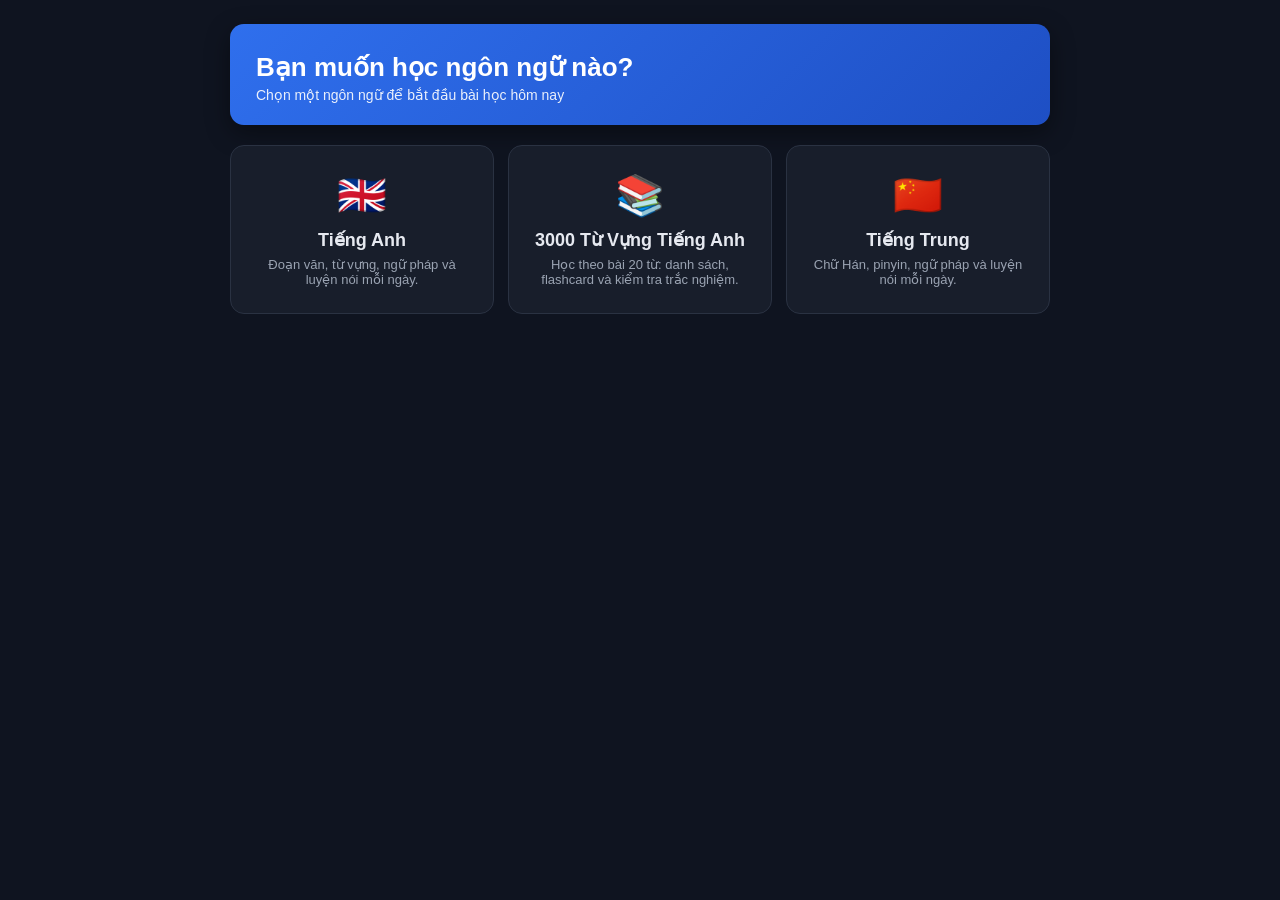
<file: index.html>
<!DOCTYPE html>
<html lang="vi">
<head>
<meta charset="UTF-8">
<meta name="viewport" content="width=device-width, initial-scale=1.0">
<title>Chọn Ngôn Ngữ Để Học</title>
<link rel="stylesheet" href="assets/style.css">
</head>
<body>
<div class="container">

  <div class="header">
    <h1>Bạn muốn học ngôn ngữ nào?</h1>
    <div class="date">Chọn một ngôn ngữ để bắt đầu bài học hôm nay</div>
  </div>

  <div class="lang-grid" id="langGrid"></div>

</div>

<script src="assets/languages.js"></script>
</body>
</html>
</file>
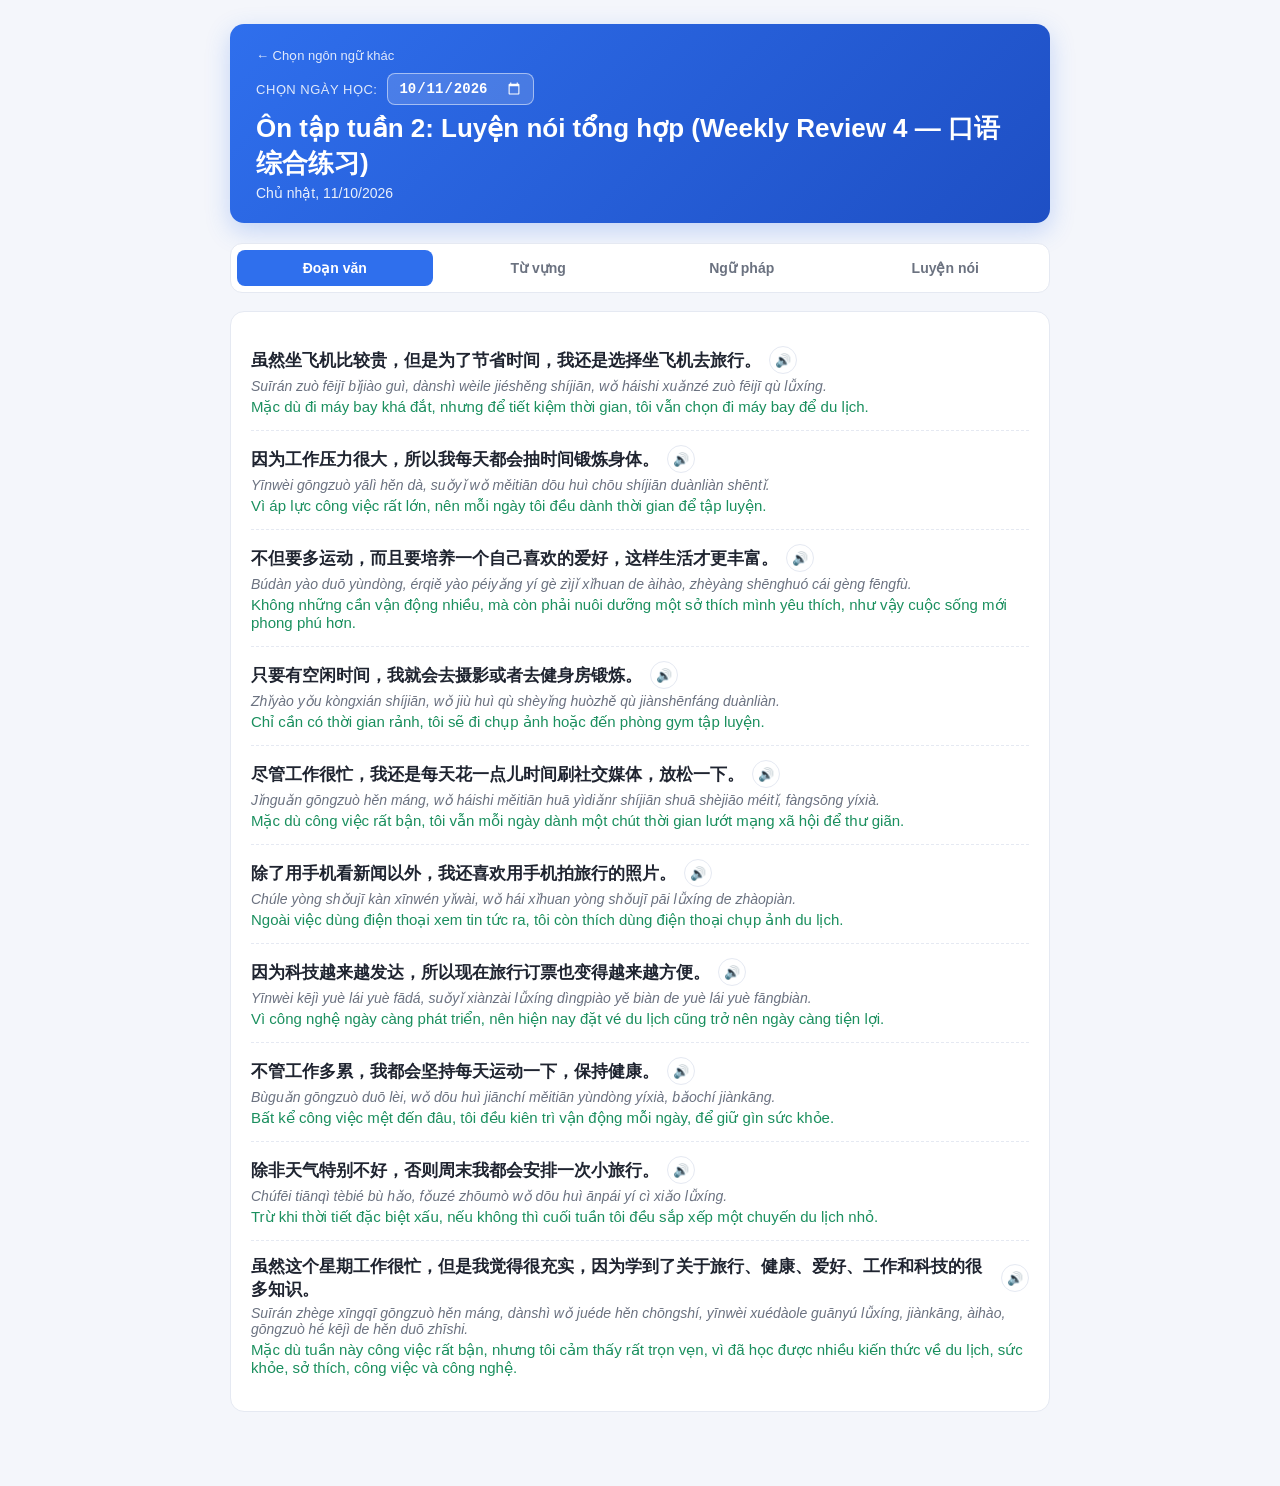
<file: chinese.html>
<!DOCTYPE html>
<html lang="vi">
<head>
<meta charset="UTF-8">
<meta name="viewport" content="width=device-width, initial-scale=1.0">
<title>Học Tiếng Trung Mỗi Ngày</title>
<link rel="stylesheet" href="style.css">
</head>
<body>
<div class="container">

  <div class="header">
    <a class="back-link" href="index.html">← Chọn ngôn ngữ khác</a>
    <div class="day-select-row">
      <label for="dayPicker">Chọn ngày học:</label>
      <input type="date" id="dayPicker">
    </div>
    <h1 id="topicTitle">Chủ đề</h1>
    <div class="date" id="dateLabel"></div>
  </div>

  <div class="tabs">
    <button class="tab-btn active" data-tab="paragraph">Đoạn văn</button>
    <button class="tab-btn" data-tab="vocab">Từ vựng</button>
    <button class="tab-btn" data-tab="grammar">Ngữ pháp</button>
    <button class="tab-btn" data-tab="speaking">Luyện nói</button>
  </div>

  <div class="panel active" id="panel-paragraph"></div>
  <div class="panel" id="panel-vocab"></div>
  <div class="panel" id="panel-grammar"></div>
  <div class="panel" id="panel-speaking"></div>

</div>

<script src="script-chinese.js"></script>
</body>
</html>
</file>
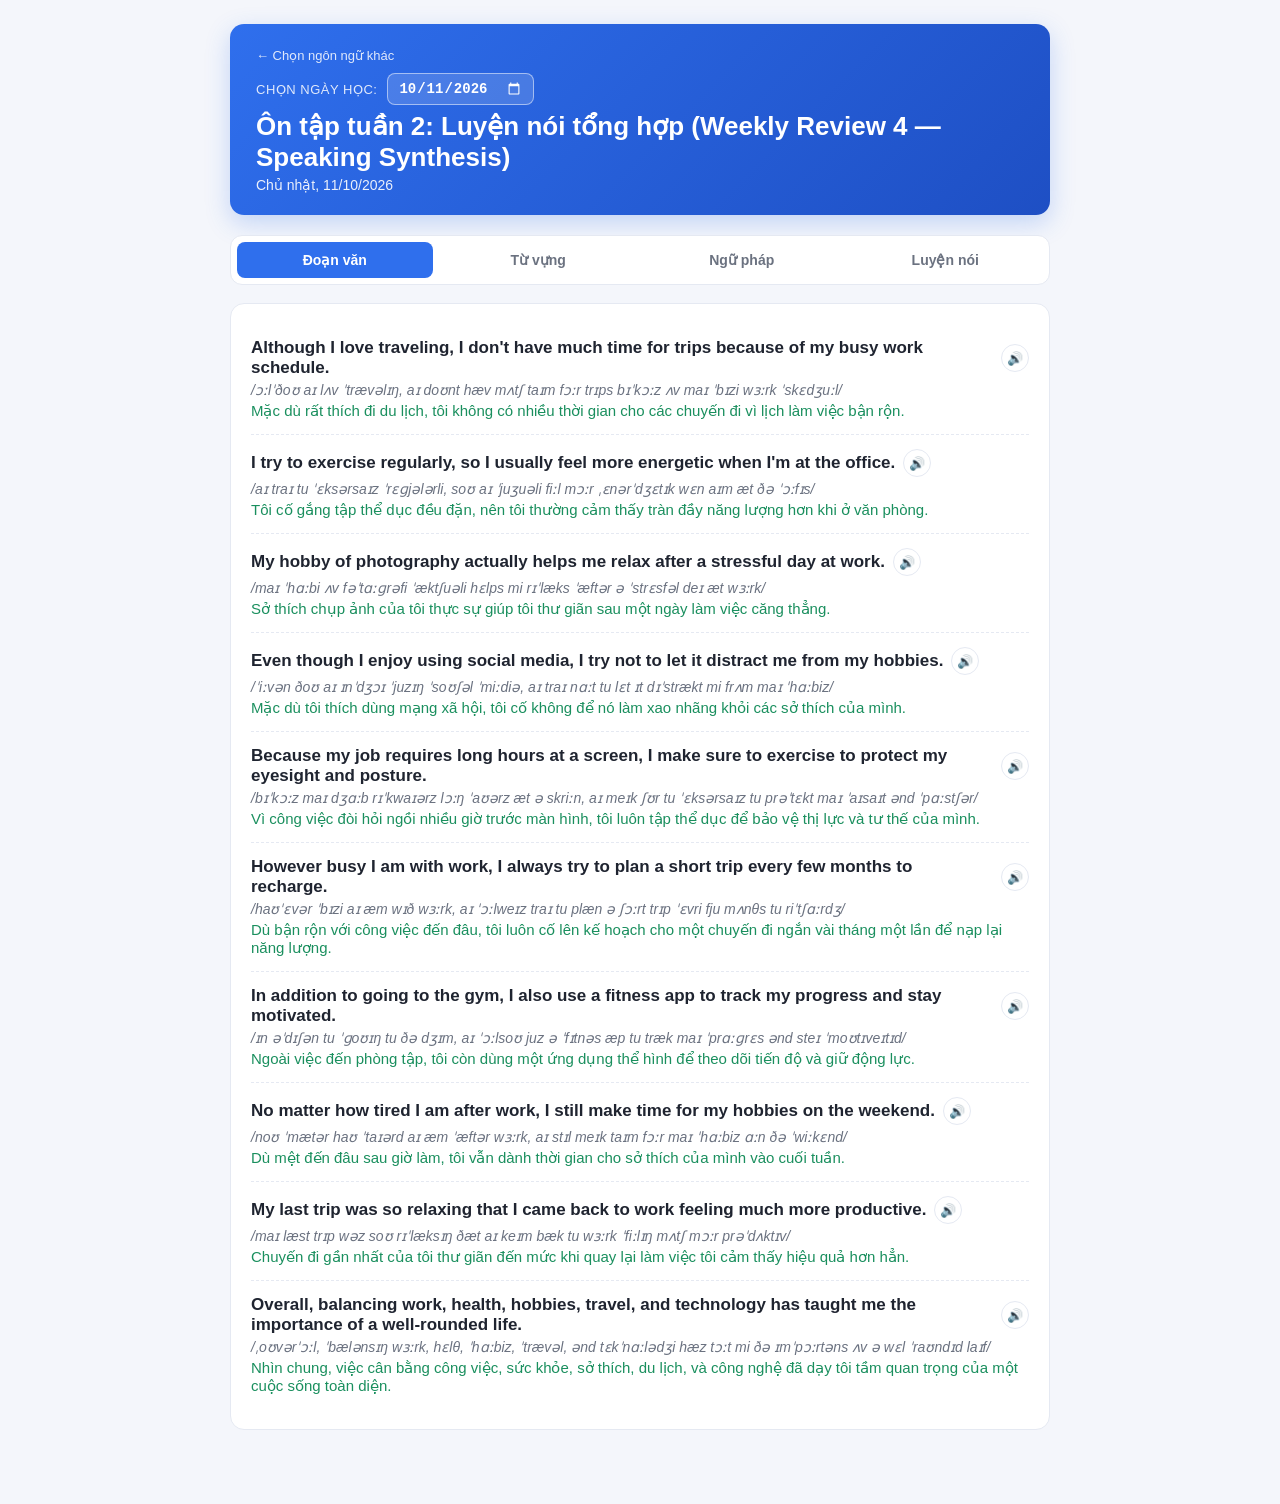
<file: english.html>
<!DOCTYPE html>
<html lang="vi">
<head>
<meta charset="UTF-8">
<meta name="viewport" content="width=device-width, initial-scale=1.0">
<title>Học Tiếng Anh Mỗi Ngày</title>
<link rel="stylesheet" href="style.css">
</head>
<body>
<div class="container">

  <div class="header">
    <a class="back-link" href="index.html">← Chọn ngôn ngữ khác</a>
    <div class="day-select-row">
      <label for="dayPicker">Chọn ngày học:</label>
      <input type="date" id="dayPicker">
    </div>
    <h1 id="topicTitle">Chủ đề</h1>
    <div class="date" id="dateLabel"></div>
  </div>

  <div class="tabs">
    <button class="tab-btn active" data-tab="paragraph">Đoạn văn</button>
    <button class="tab-btn" data-tab="vocab">Từ vựng</button>
    <button class="tab-btn" data-tab="grammar">Ngữ pháp</button>
    <button class="tab-btn" data-tab="speaking">Luyện nói</button>
  </div>

  <div class="panel active" id="panel-paragraph"></div>
  <div class="panel" id="panel-vocab"></div>
  <div class="panel" id="panel-grammar"></div>
  <div class="panel" id="panel-speaking"></div>

</div>

<script src="script.js"></script>
</body>
</html>
</file>
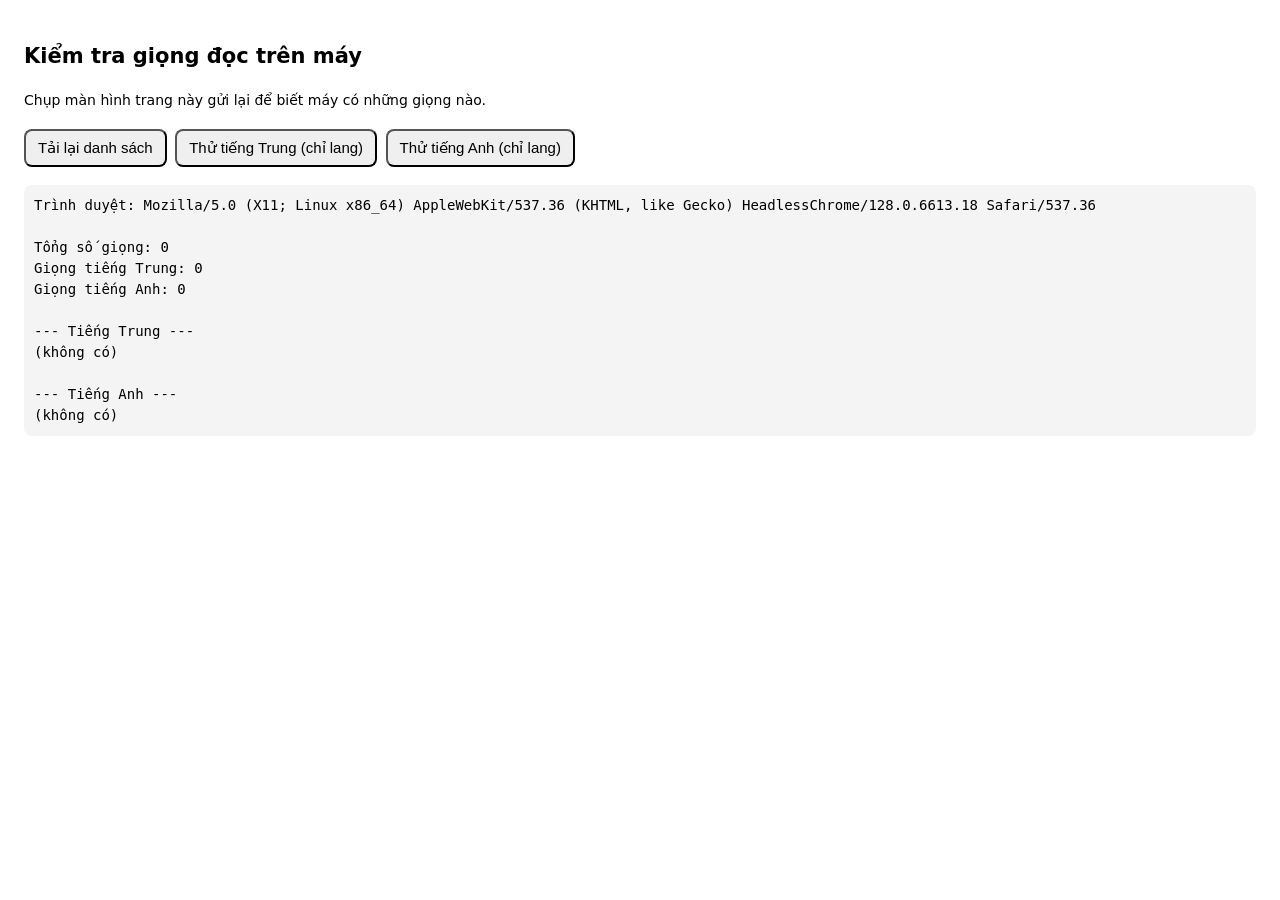
<file: voices.html>
<!DOCTYPE html>
<html lang="vi">
<head>
<meta charset="UTF-8">
<meta name="viewport" content="width=device-width, initial-scale=1.0">
<title>Kiểm tra giọng đọc</title>
<style>
  body{font-family:system-ui,sans-serif;padding:16px;font-size:14px;line-height:1.5}
  button{font-size:15px;padding:8px 12px;margin:4px 4px 4px 0;border-radius:8px}
  pre{background:#f4f4f4;padding:10px;border-radius:8px;white-space:pre-wrap;word-break:break-word}
</style>
</head>
<body>
<h2>Kiểm tra giọng đọc trên máy</h2>
<p>Chụp màn hình trang này gửi lại để biết máy có những giọng nào.</p>
<button id="reload">Tải lại danh sách</button>
<button data-lang="zh-CN" data-text="你好，我是中文老师。">Thử tiếng Trung (chỉ lang)</button>
<button data-lang="en-US" data-text="Hello, how are you today?">Thử tiếng Anh (chỉ lang)</button>
<pre id="out">Đang tải...</pre>

<script>
const out = document.getElementById("out");
const supported = "speechSynthesis" in window;

function list(){
  if(!supported){
    out.textContent = "Trình duyệt KHÔNG hỗ trợ speechSynthesis.\n\n" + navigator.userAgent;
    return;
  }
  const voices = speechSynthesis.getVoices();
  const zh = voices.filter(v => /^(zh|cmn|yue)/i.test(v.lang));
  const en = voices.filter(v => /^en/i.test(v.lang));
  out.textContent =
    "Trình duyệt: " + navigator.userAgent + "\n\n" +
    "Tổng số giọng: " + voices.length + "\n" +
    "Giọng tiếng Trung: " + zh.length + "\n" +
    "Giọng tiếng Anh: " + en.length + "\n\n" +
    "--- Tiếng Trung ---\n" + (zh.map(v => v.name + " | " + v.lang + (v.localService ? "" : " | online")).join("\n") || "(không có)") + "\n\n" +
    "--- Tiếng Anh ---\n" + (en.map(v => v.name + " | " + v.lang + (v.localService ? "" : " | online")).join("\n") || "(không có)");
  renderVoiceButtons(zh.concat(en));
}

function renderVoiceButtons(voices){
  document.querySelectorAll(".voice-test").forEach(b => b.remove());
  voices.forEach(v => {
    const b = document.createElement("button");
    b.className = "voice-test";
    b.textContent = "▶ " + v.name + " (" + v.lang + ")";
    b.onclick = () => {
      speechSynthesis.cancel();
      const u = new SpeechSynthesisUtterance(/^en/i.test(v.lang) ? "Hello, how are you today?" : "你好，我是中文老师。");
      u.voice = v;
      u.lang = v.lang;
      speechSynthesis.speak(u);
    };
    document.body.appendChild(b);
  });
}

document.querySelectorAll("button[data-lang]").forEach(b => {
  b.onclick = () => {
    speechSynthesis.cancel();
    const u = new SpeechSynthesisUtterance(b.dataset.text);
    u.lang = b.dataset.lang;
    speechSynthesis.speak(u);
  };
});
document.getElementById("reload").onclick = list;

list();
if(supported) speechSynthesis.onvoiceschanged = list;
// Một số trình duyệt trên iPhone tải danh sách giọng rất chậm.
setTimeout(list, 1000);
setTimeout(list, 3000);
</script>
</body>
</html>
</file>
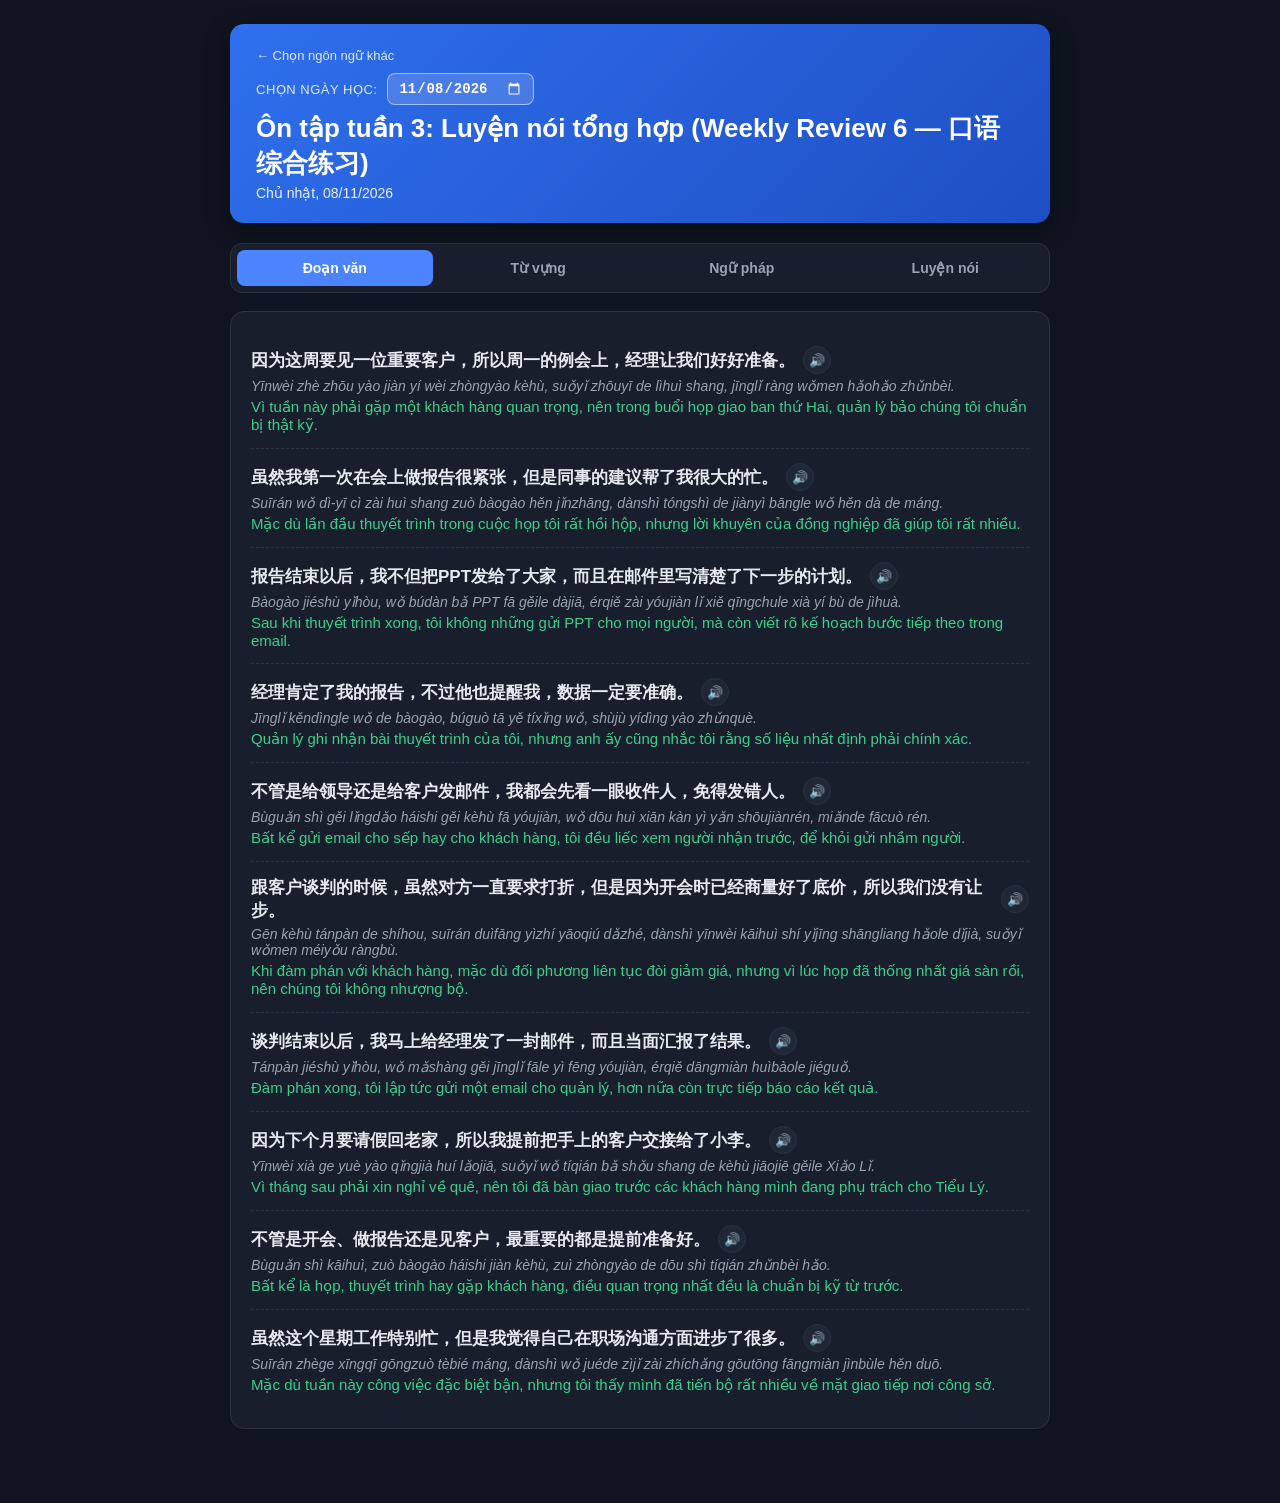
<file: chinese/chinese.html>
<!DOCTYPE html>
<html lang="vi">
<head>
<meta charset="UTF-8">
<meta name="viewport" content="width=device-width, initial-scale=1.0">
<title>Học Tiếng Trung Mỗi Ngày</title>
<link rel="stylesheet" href="../assets/style.css">
</head>
<body>
<div class="container">

  <div class="header">
    <a class="back-link" href="../index.html">← Chọn ngôn ngữ khác</a>
    <div class="day-select-row">
      <label for="dayPicker">Chọn ngày học:</label>
      <input type="date" id="dayPicker">
    </div>
    <h1 id="topicTitle">Chủ đề</h1>
    <div class="date" id="dateLabel"></div>
  </div>

  <div class="tabs">
    <button class="tab-btn active" data-tab="paragraph">Đoạn văn</button>
    <button class="tab-btn" data-tab="vocab">Từ vựng</button>
    <button class="tab-btn" data-tab="grammar">Ngữ pháp</button>
    <button class="tab-btn" data-tab="speaking">Luyện nói</button>
  </div>

  <div class="panel active" id="panel-paragraph"></div>
  <div class="panel" id="panel-vocab"></div>
  <div class="panel" id="panel-grammar"></div>
  <div class="panel" id="panel-speaking"></div>

</div>

<script src="script-chinese.js"></script>
</body>
</html>
</file>
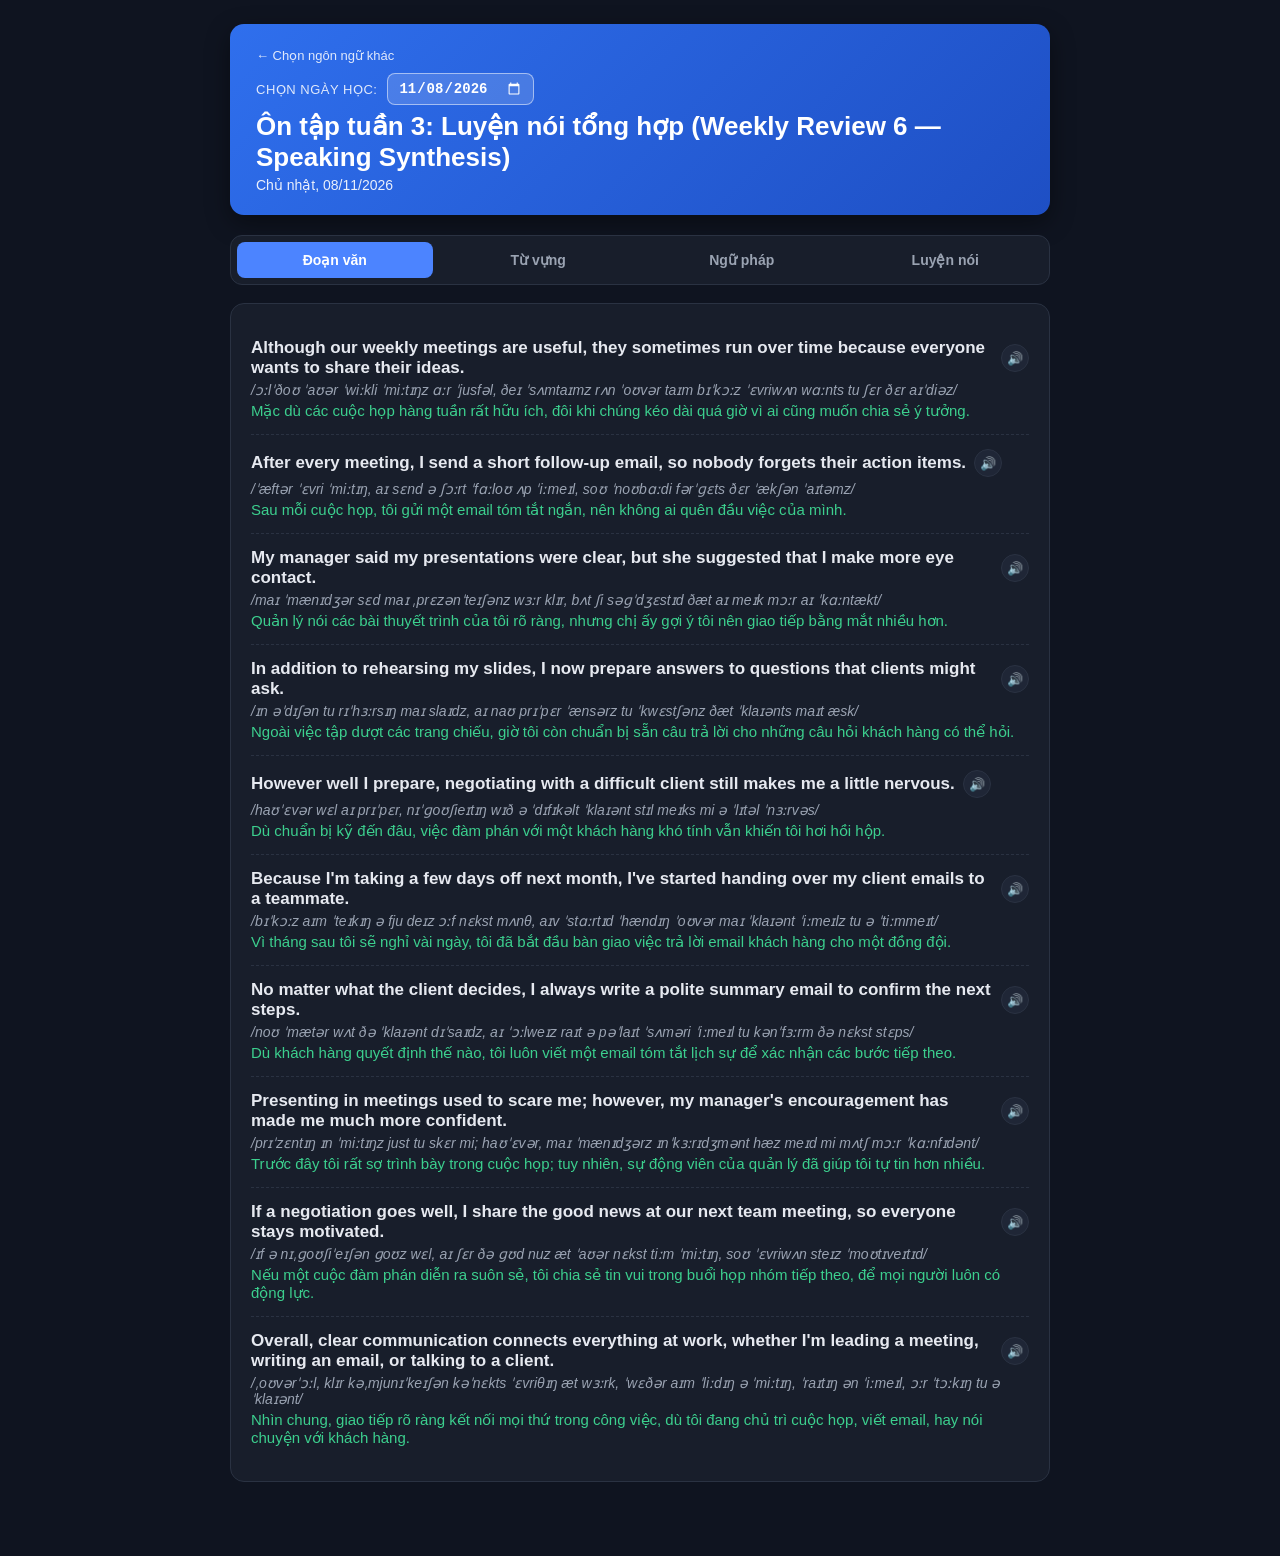
<file: english/english.html>
<!DOCTYPE html>
<html lang="vi">
<head>
<meta charset="UTF-8">
<meta name="viewport" content="width=device-width, initial-scale=1.0">
<title>Học Tiếng Anh Mỗi Ngày</title>
<link rel="stylesheet" href="../assets/style.css">
</head>
<body>
<div class="container">

  <div class="header">
    <a class="back-link" href="../index.html">← Chọn ngôn ngữ khác</a>
    <div class="day-select-row">
      <label for="dayPicker">Chọn ngày học:</label>
      <input type="date" id="dayPicker">
    </div>
    <h1 id="topicTitle">Chủ đề</h1>
    <div class="date" id="dateLabel"></div>
  </div>

  <div class="tabs">
    <button class="tab-btn active" data-tab="paragraph">Đoạn văn</button>
    <button class="tab-btn" data-tab="vocab">Từ vựng</button>
    <button class="tab-btn" data-tab="grammar">Ngữ pháp</button>
    <button class="tab-btn" data-tab="speaking">Luyện nói</button>
  </div>

  <div class="panel active" id="panel-paragraph"></div>
  <div class="panel" id="panel-vocab"></div>
  <div class="panel" id="panel-grammar"></div>
  <div class="panel" id="panel-speaking"></div>

</div>

<script src="script.js"></script>
</body>
</html>
</file>
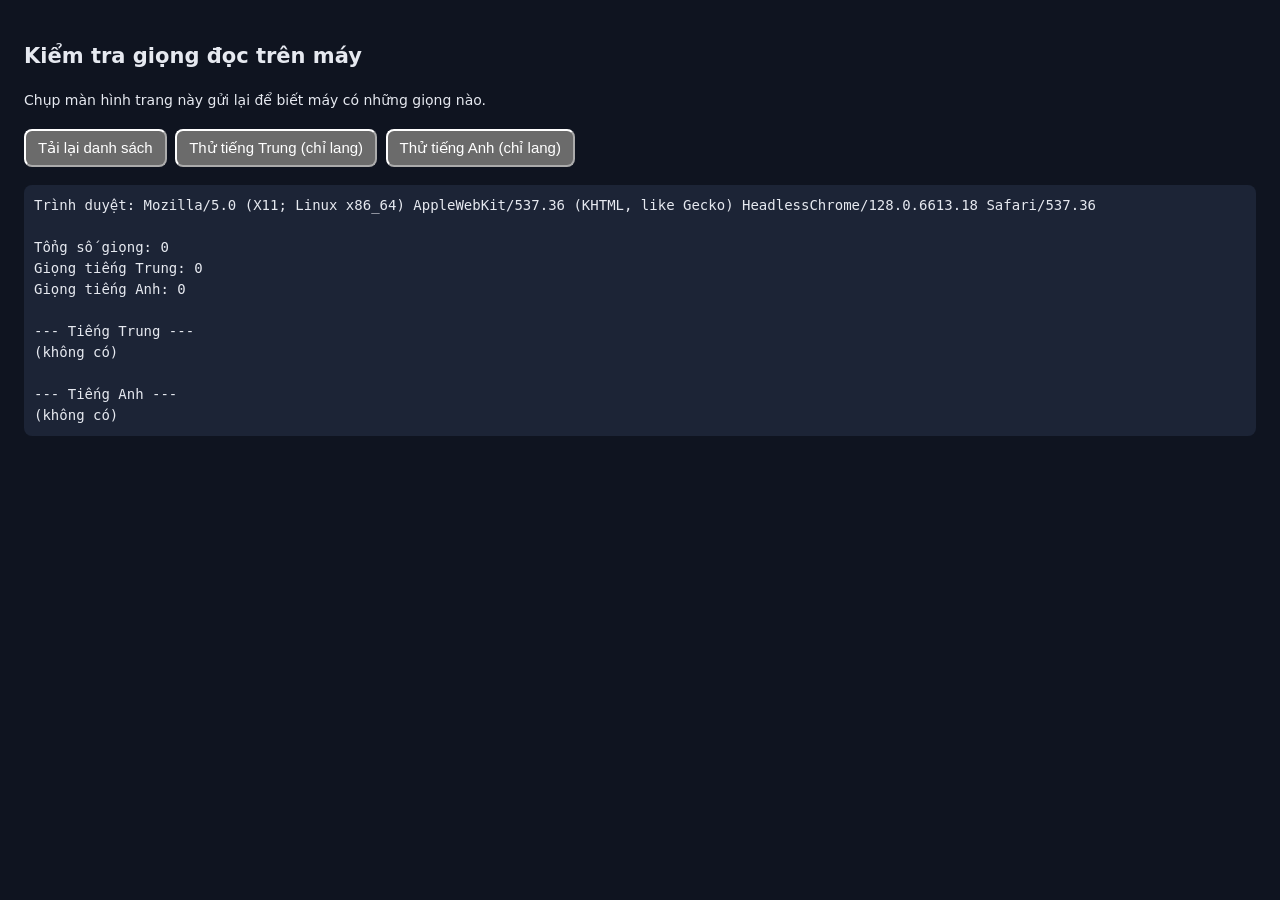
<file: tools/voices.html>
<!DOCTYPE html>
<html lang="vi">
<head>
<meta charset="UTF-8">
<meta name="viewport" content="width=device-width, initial-scale=1.0">
<title>Kiểm tra giọng đọc</title>
<style>
  :root{color-scheme:dark}
  body{font-family:system-ui,sans-serif;padding:16px;font-size:14px;line-height:1.5;background:#0f1420;color:#e6e9f0}
  button{font-size:15px;padding:8px 12px;margin:4px 4px 4px 0;border-radius:8px}
  pre{background:#1c2436;padding:10px;border-radius:8px;white-space:pre-wrap;word-break:break-word}
</style>
</head>
<body>
<h2>Kiểm tra giọng đọc trên máy</h2>
<p>Chụp màn hình trang này gửi lại để biết máy có những giọng nào.</p>
<button id="reload">Tải lại danh sách</button>
<button data-lang="zh-CN" data-text="你好，我是中文老师。">Thử tiếng Trung (chỉ lang)</button>
<button data-lang="en-US" data-text="Hello, how are you today?">Thử tiếng Anh (chỉ lang)</button>
<pre id="out">Đang tải...</pre>

<script>
const out = document.getElementById("out");
const supported = "speechSynthesis" in window;

function list(){
  if(!supported){
    out.textContent = "Trình duyệt KHÔNG hỗ trợ speechSynthesis.\n\n" + navigator.userAgent;
    return;
  }
  const voices = speechSynthesis.getVoices();
  const zh = voices.filter(v => /^(zh|cmn|yue)/i.test(v.lang));
  const en = voices.filter(v => /^en/i.test(v.lang));
  out.textContent =
    "Trình duyệt: " + navigator.userAgent + "\n\n" +
    "Tổng số giọng: " + voices.length + "\n" +
    "Giọng tiếng Trung: " + zh.length + "\n" +
    "Giọng tiếng Anh: " + en.length + "\n\n" +
    "--- Tiếng Trung ---\n" + (zh.map(v => v.name + " | " + v.lang + (v.localService ? "" : " | online")).join("\n") || "(không có)") + "\n\n" +
    "--- Tiếng Anh ---\n" + (en.map(v => v.name + " | " + v.lang + (v.localService ? "" : " | online")).join("\n") || "(không có)");
  renderVoiceButtons(zh.concat(en));
}

function renderVoiceButtons(voices){
  document.querySelectorAll(".voice-test").forEach(b => b.remove());
  voices.forEach(v => {
    const b = document.createElement("button");
    b.className = "voice-test";
    b.textContent = "▶ " + v.name + " (" + v.lang + ")";
    b.onclick = () => {
      speechSynthesis.cancel();
      const u = new SpeechSynthesisUtterance(/^en/i.test(v.lang) ? "Hello, how are you today?" : "你好，我是中文老师。");
      u.voice = v;
      u.lang = v.lang;
      speechSynthesis.speak(u);
    };
    document.body.appendChild(b);
  });
}

document.querySelectorAll("button[data-lang]").forEach(b => {
  b.onclick = () => {
    speechSynthesis.cancel();
    const u = new SpeechSynthesisUtterance(b.dataset.text);
    u.lang = b.dataset.lang;
    speechSynthesis.speak(u);
  };
});
document.getElementById("reload").onclick = list;

list();
if(supported) speechSynthesis.onvoiceschanged = list;
// Một số trình duyệt trên iPhone tải danh sách giọng rất chậm.
setTimeout(list, 1000);
setTimeout(list, 3000);
</script>
</body>
</html>
</file>
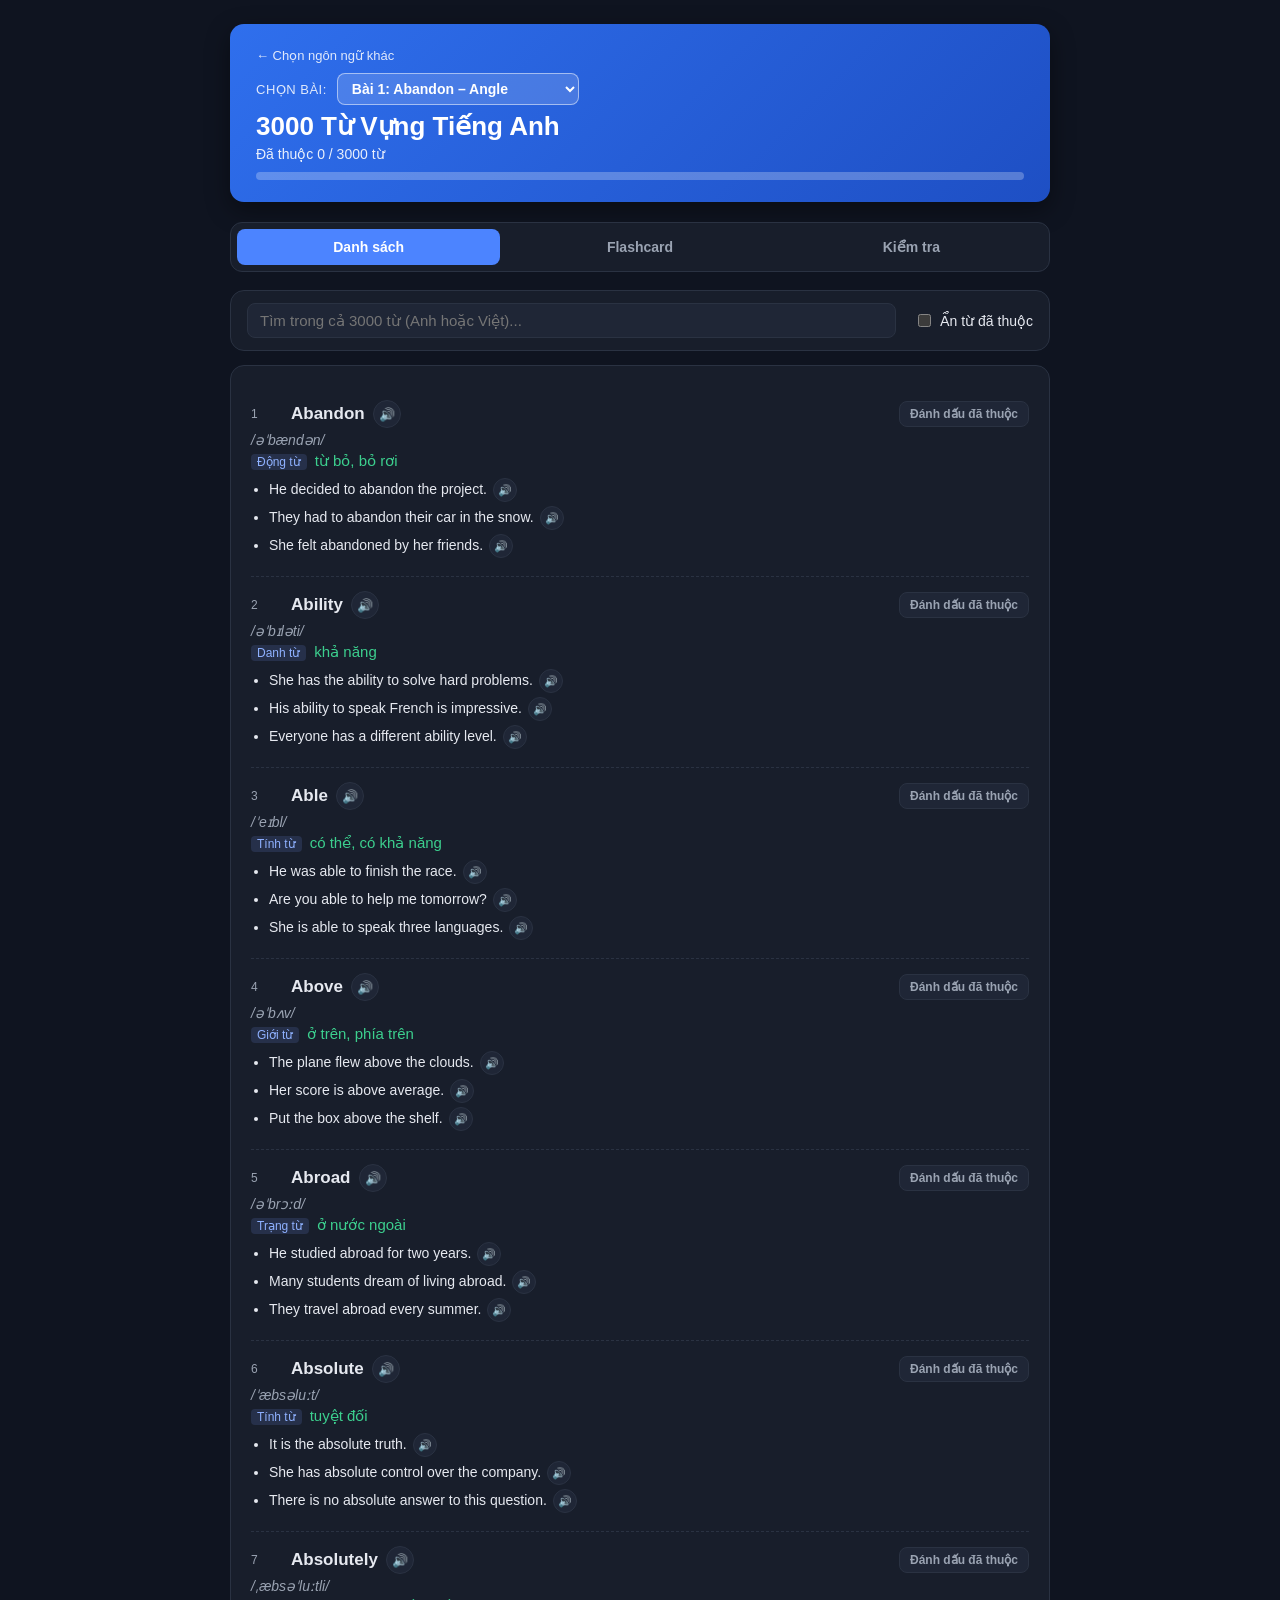
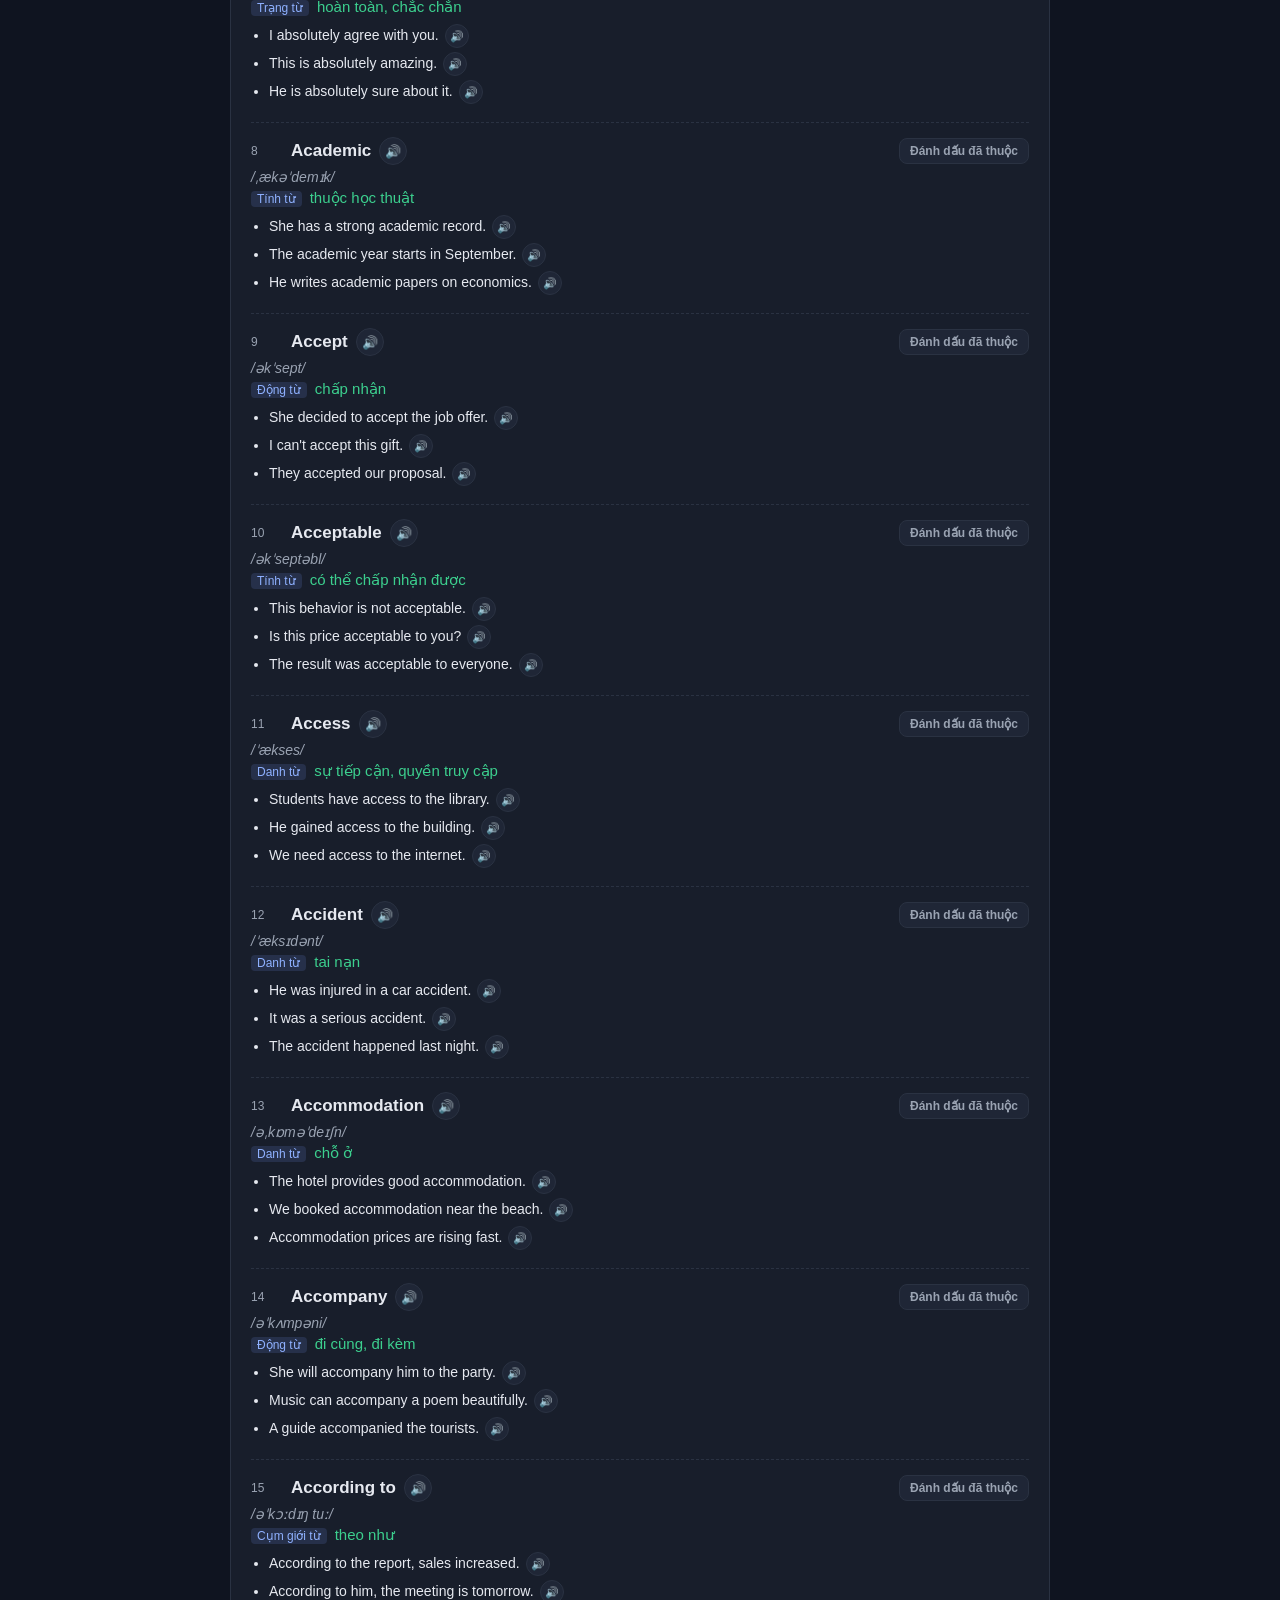
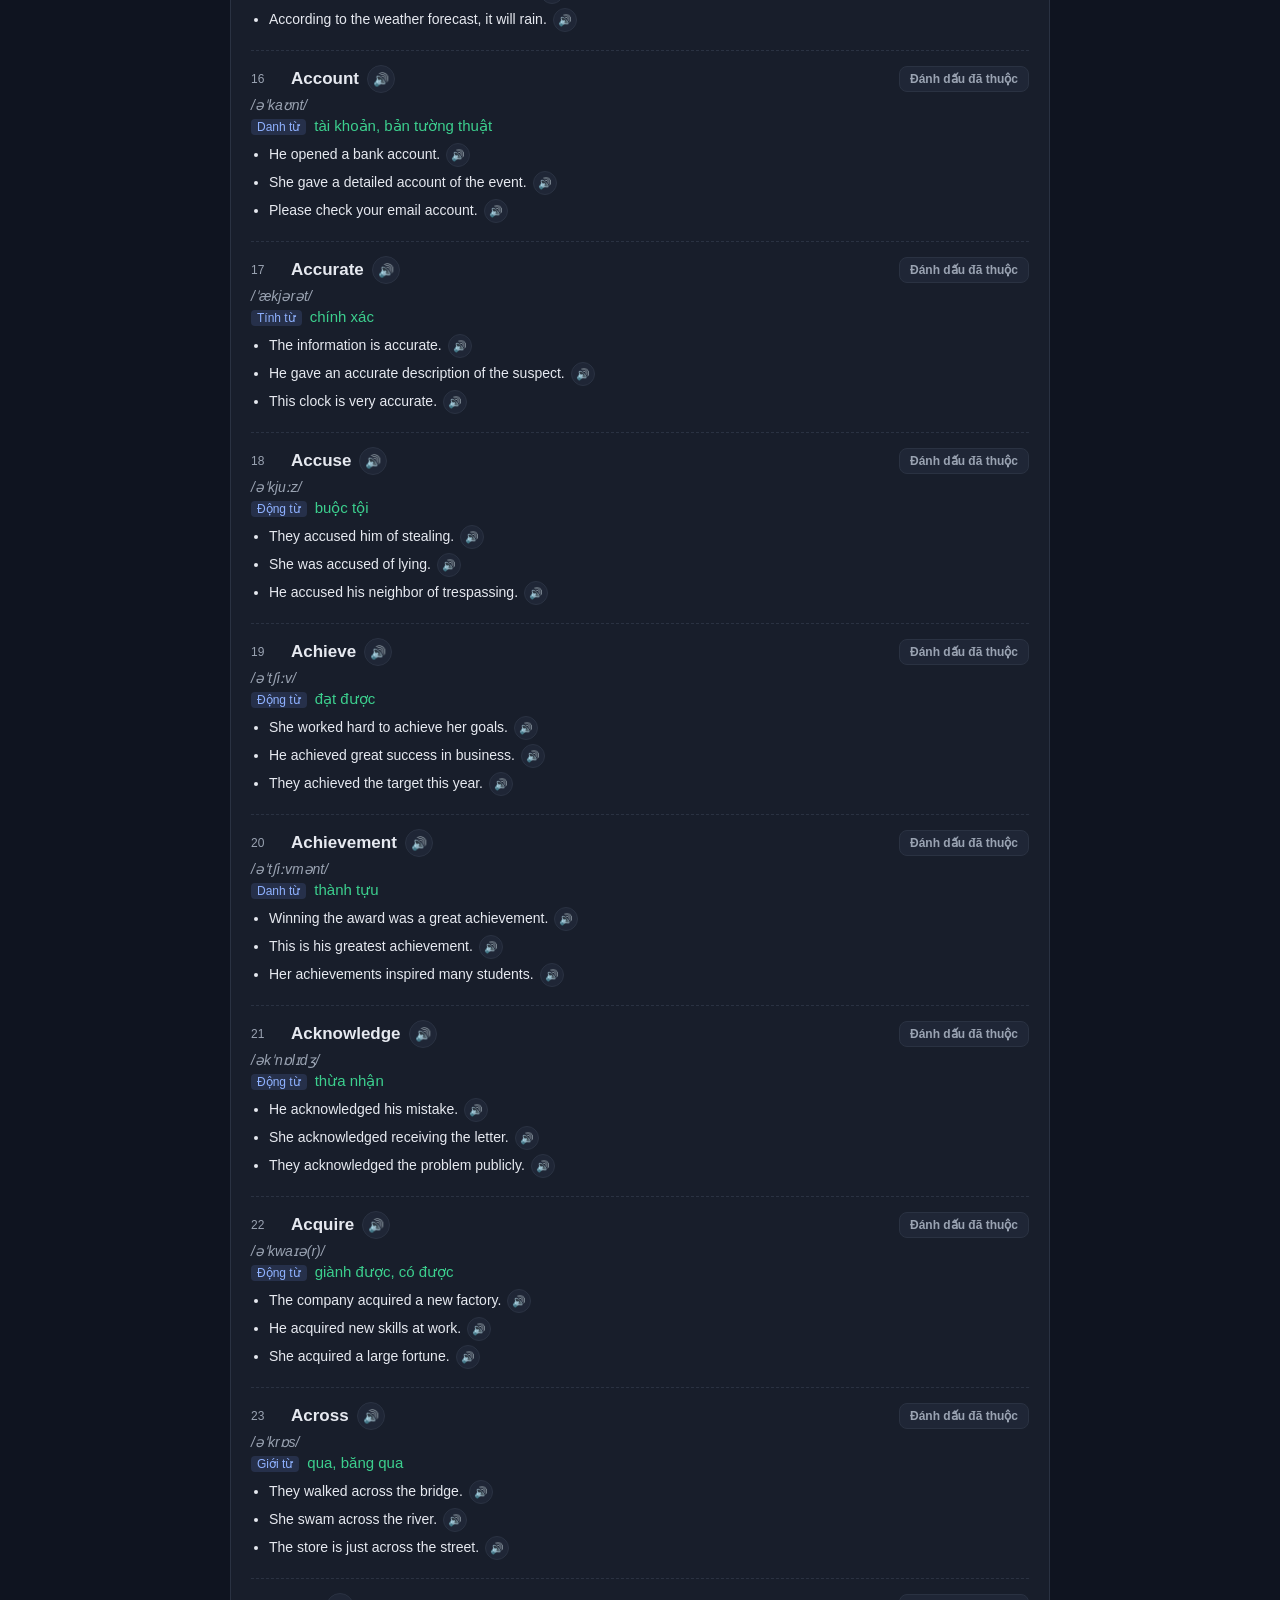
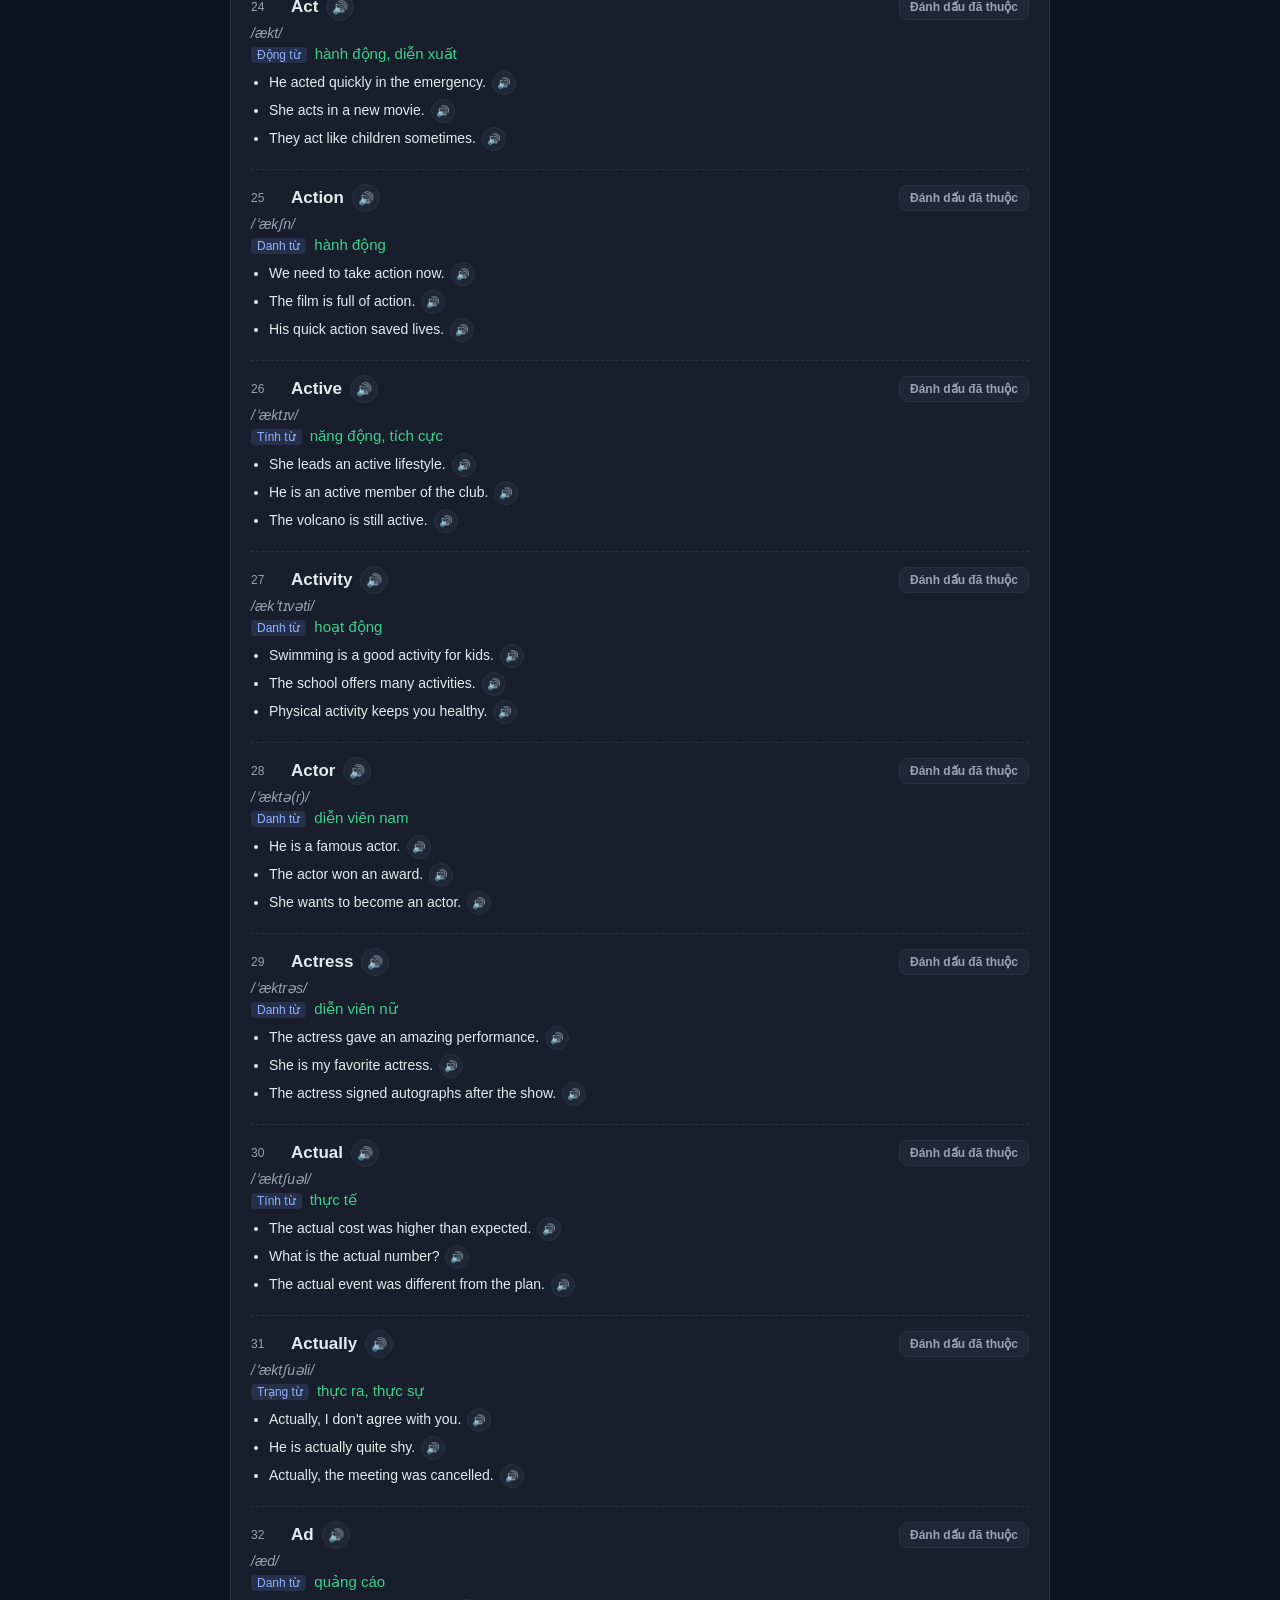
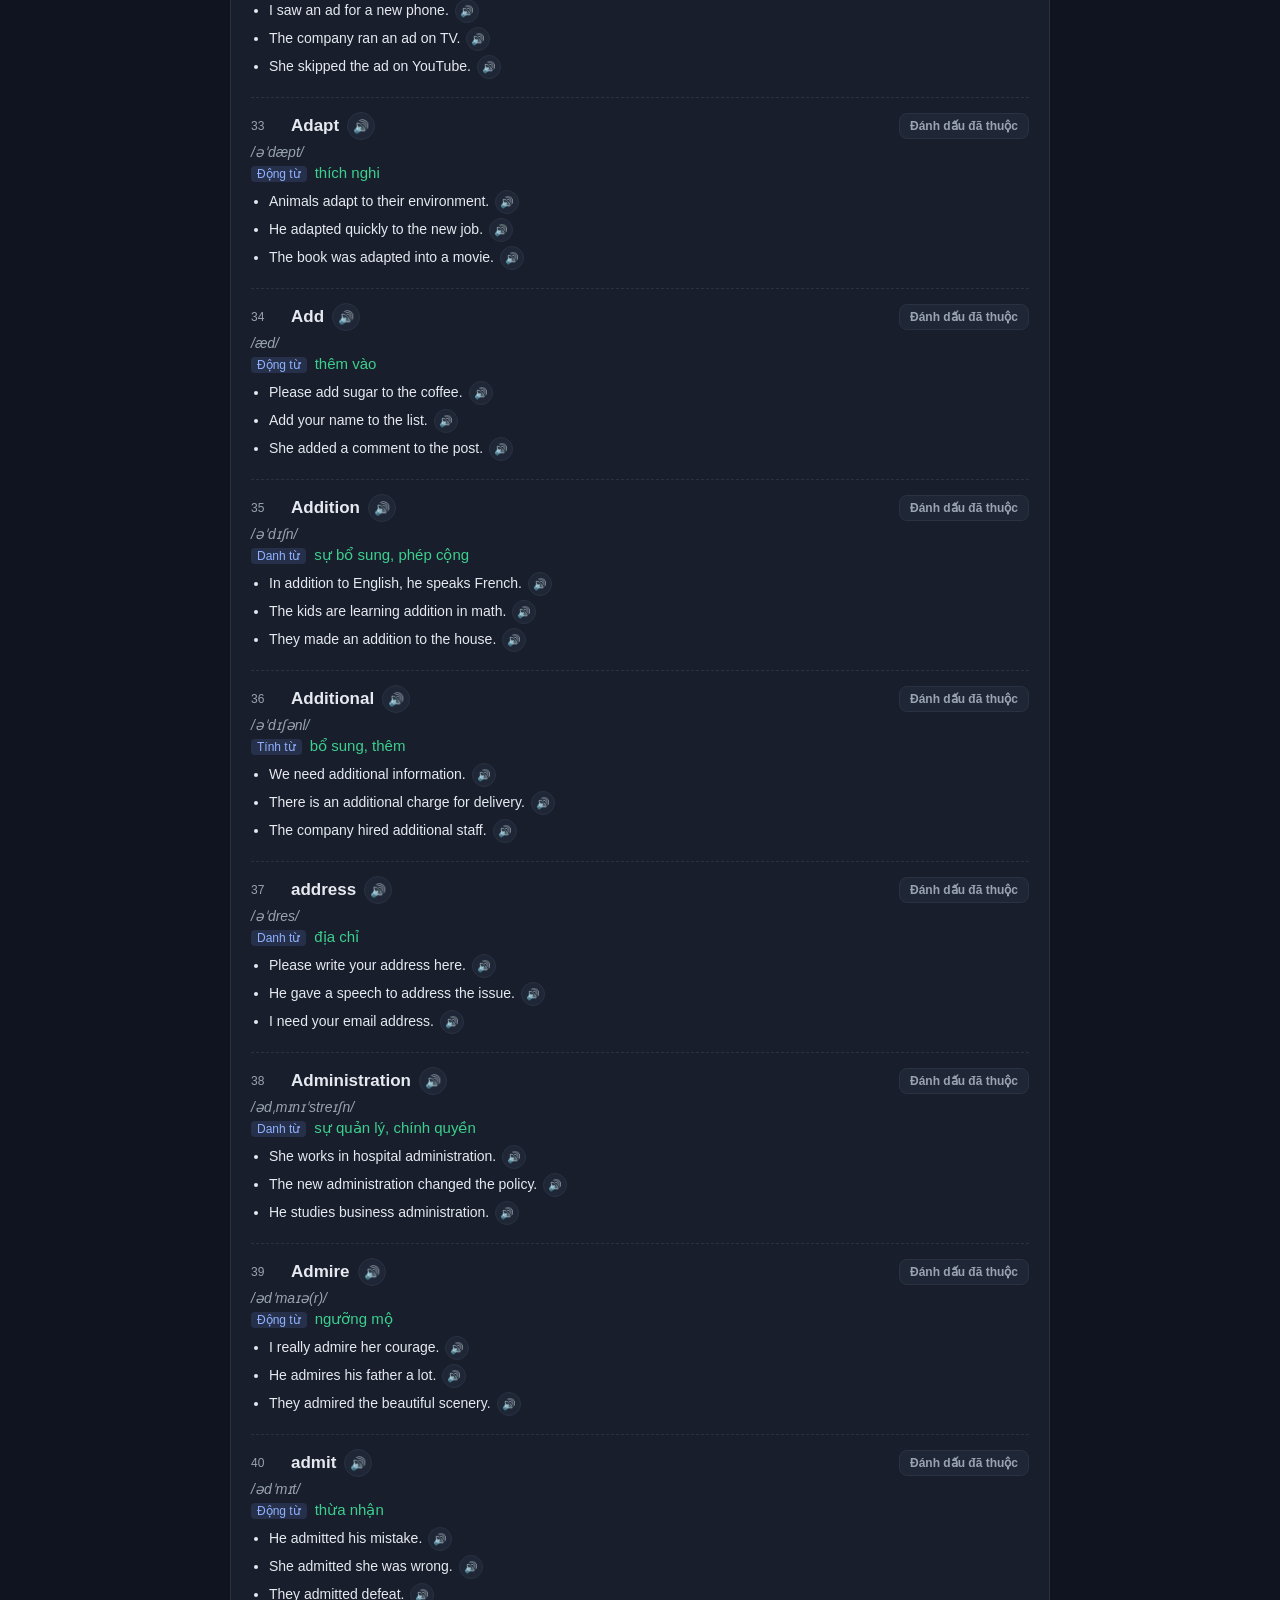
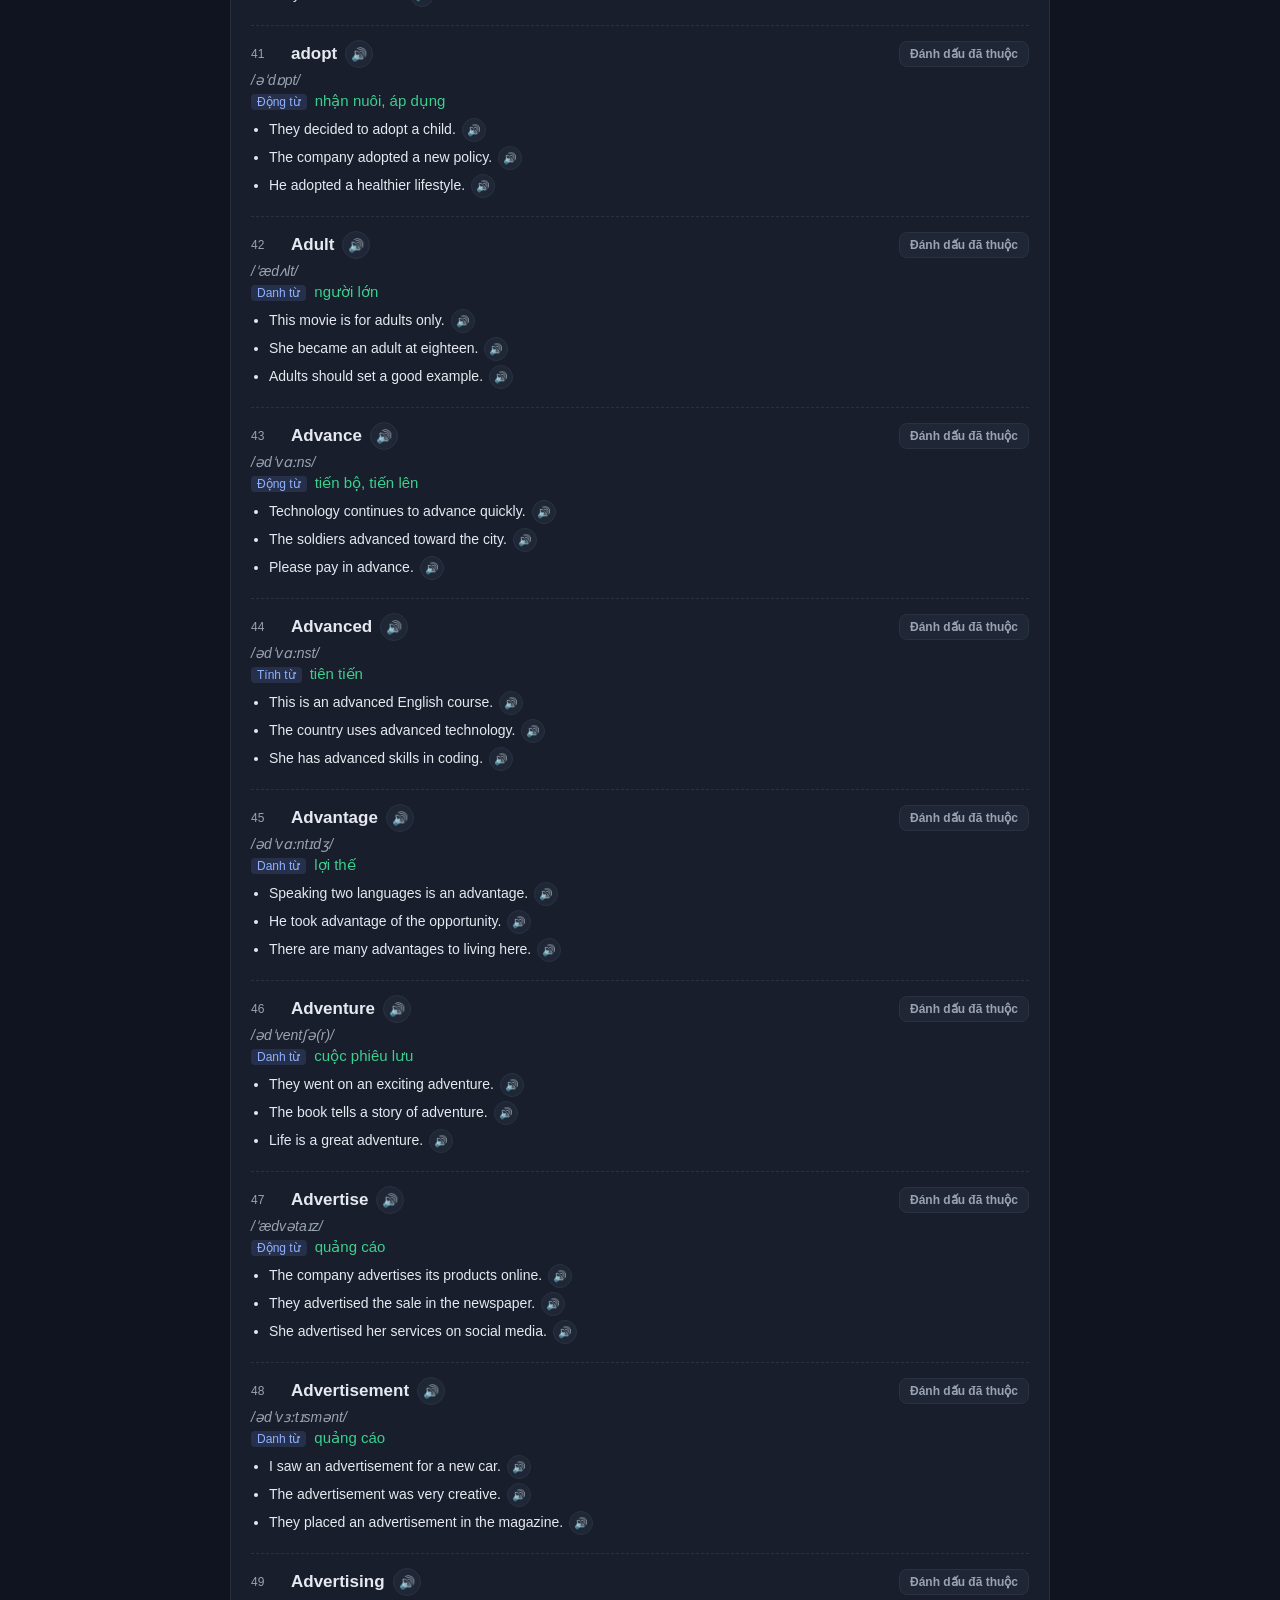
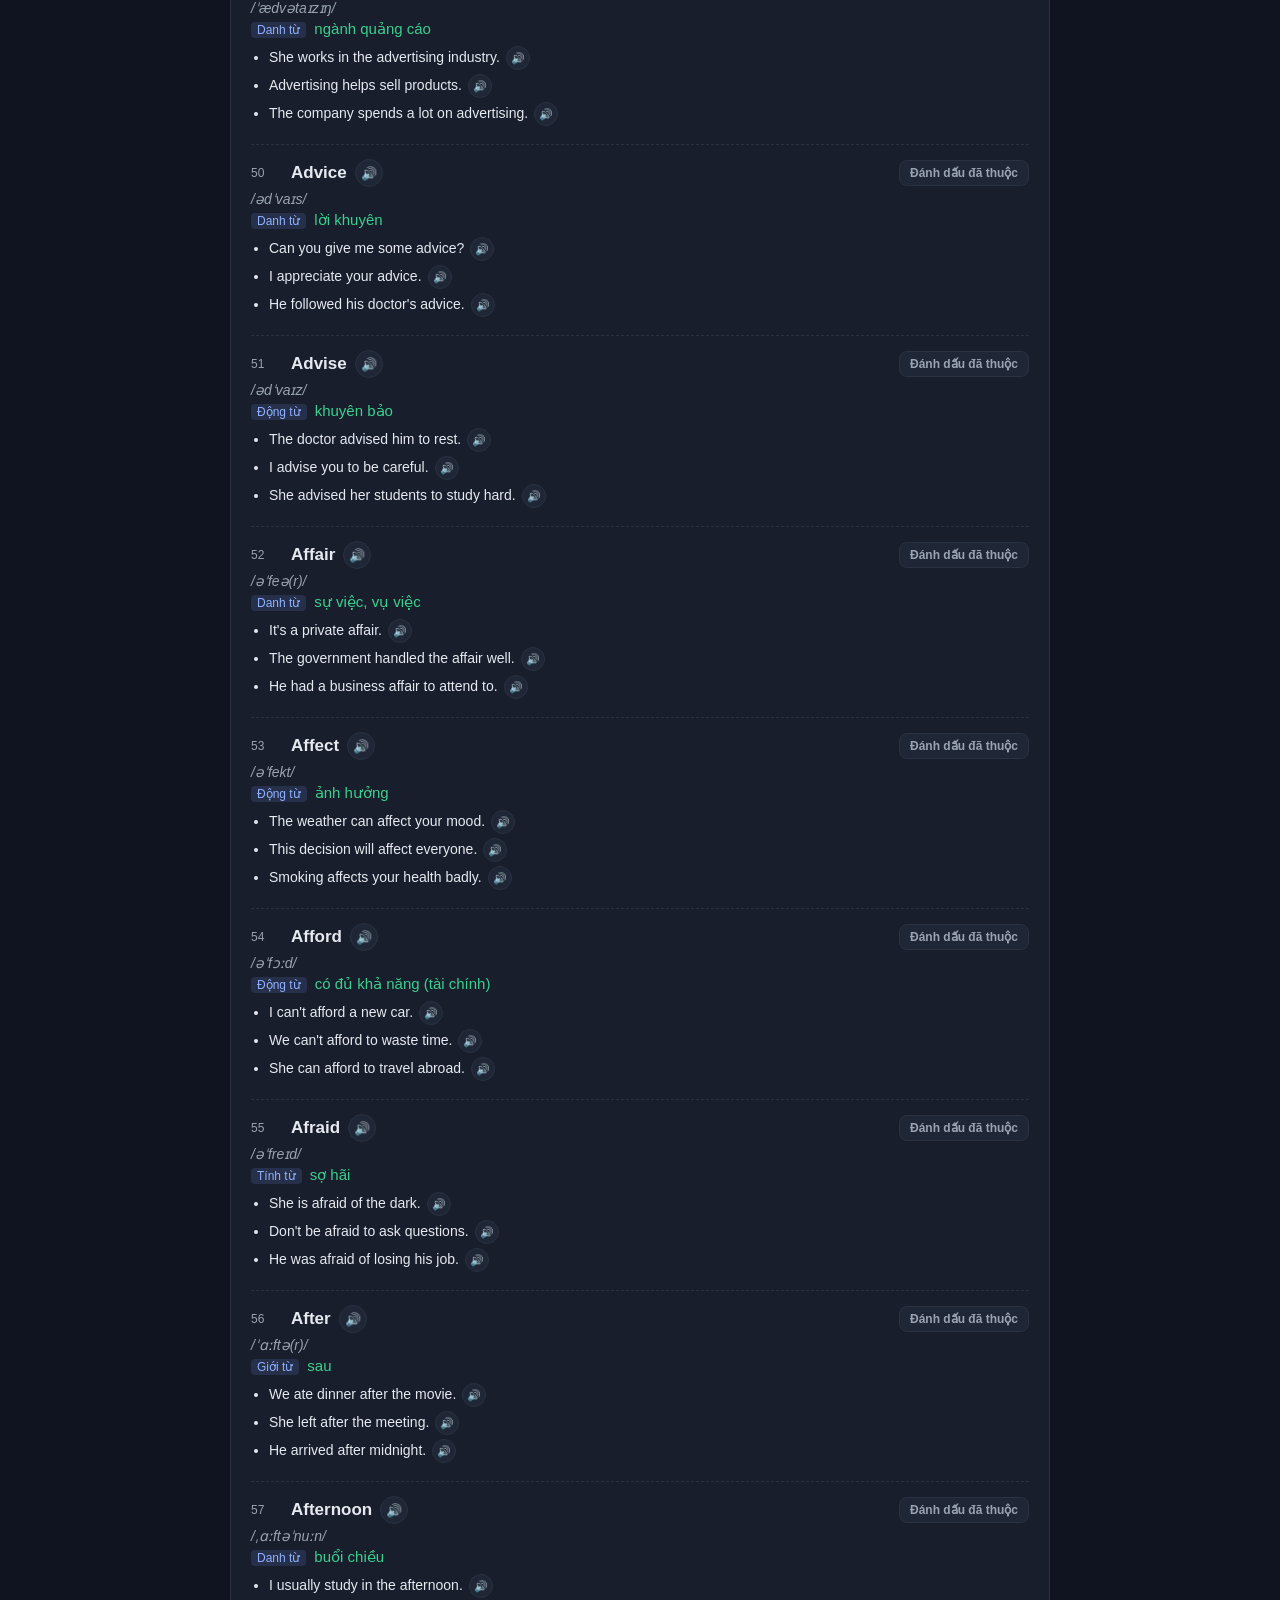
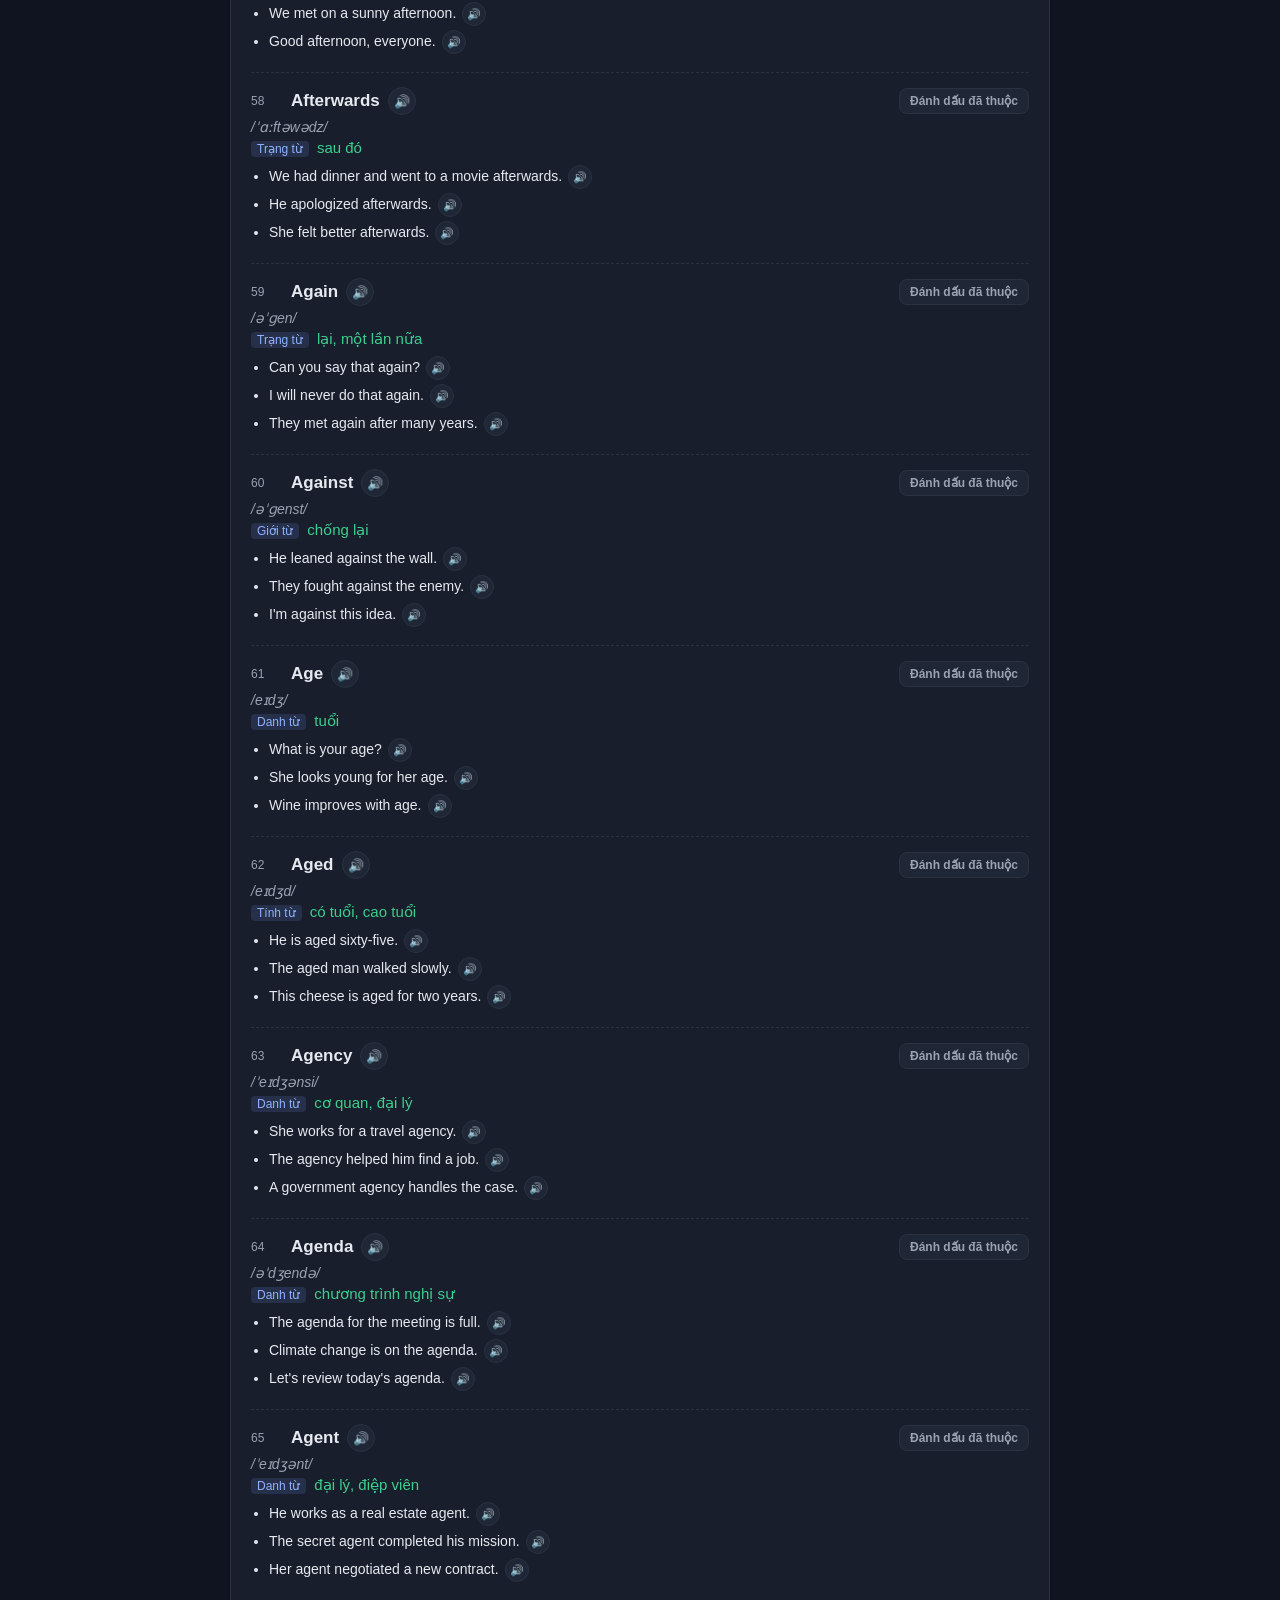
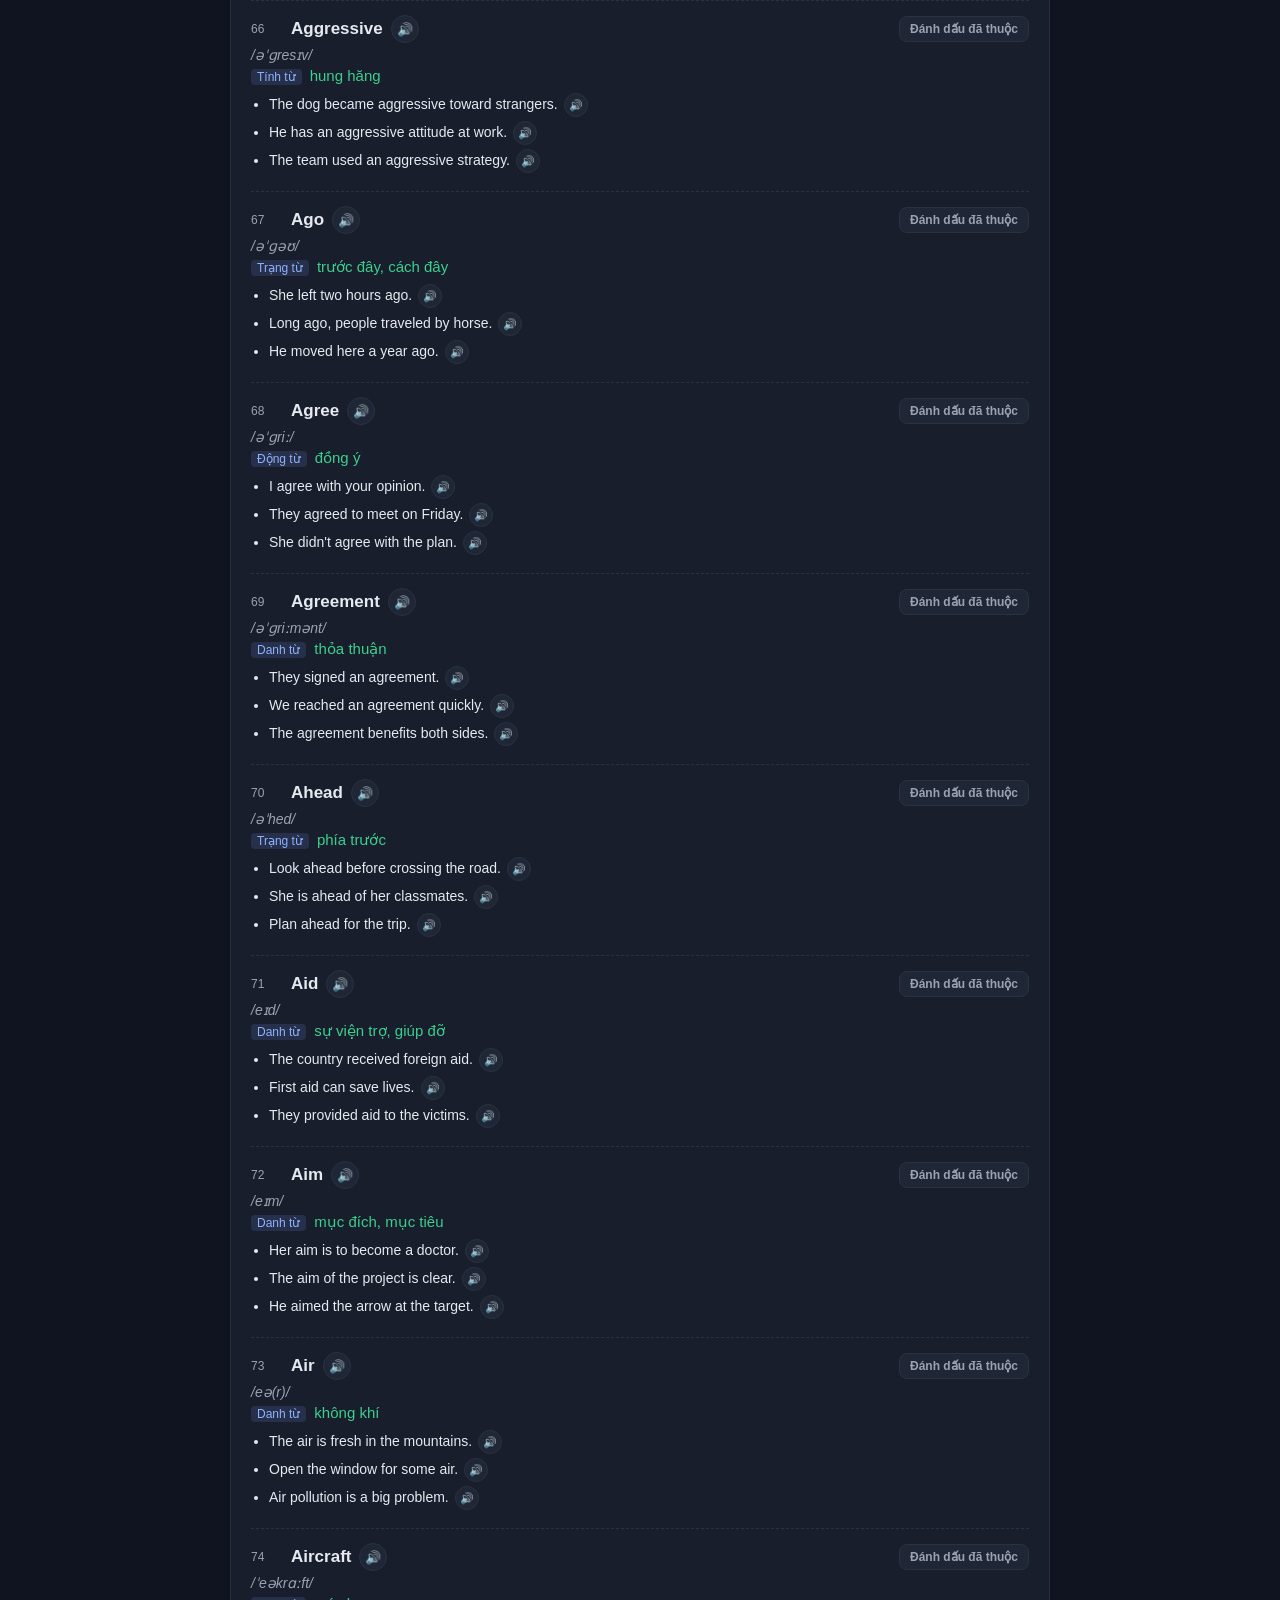
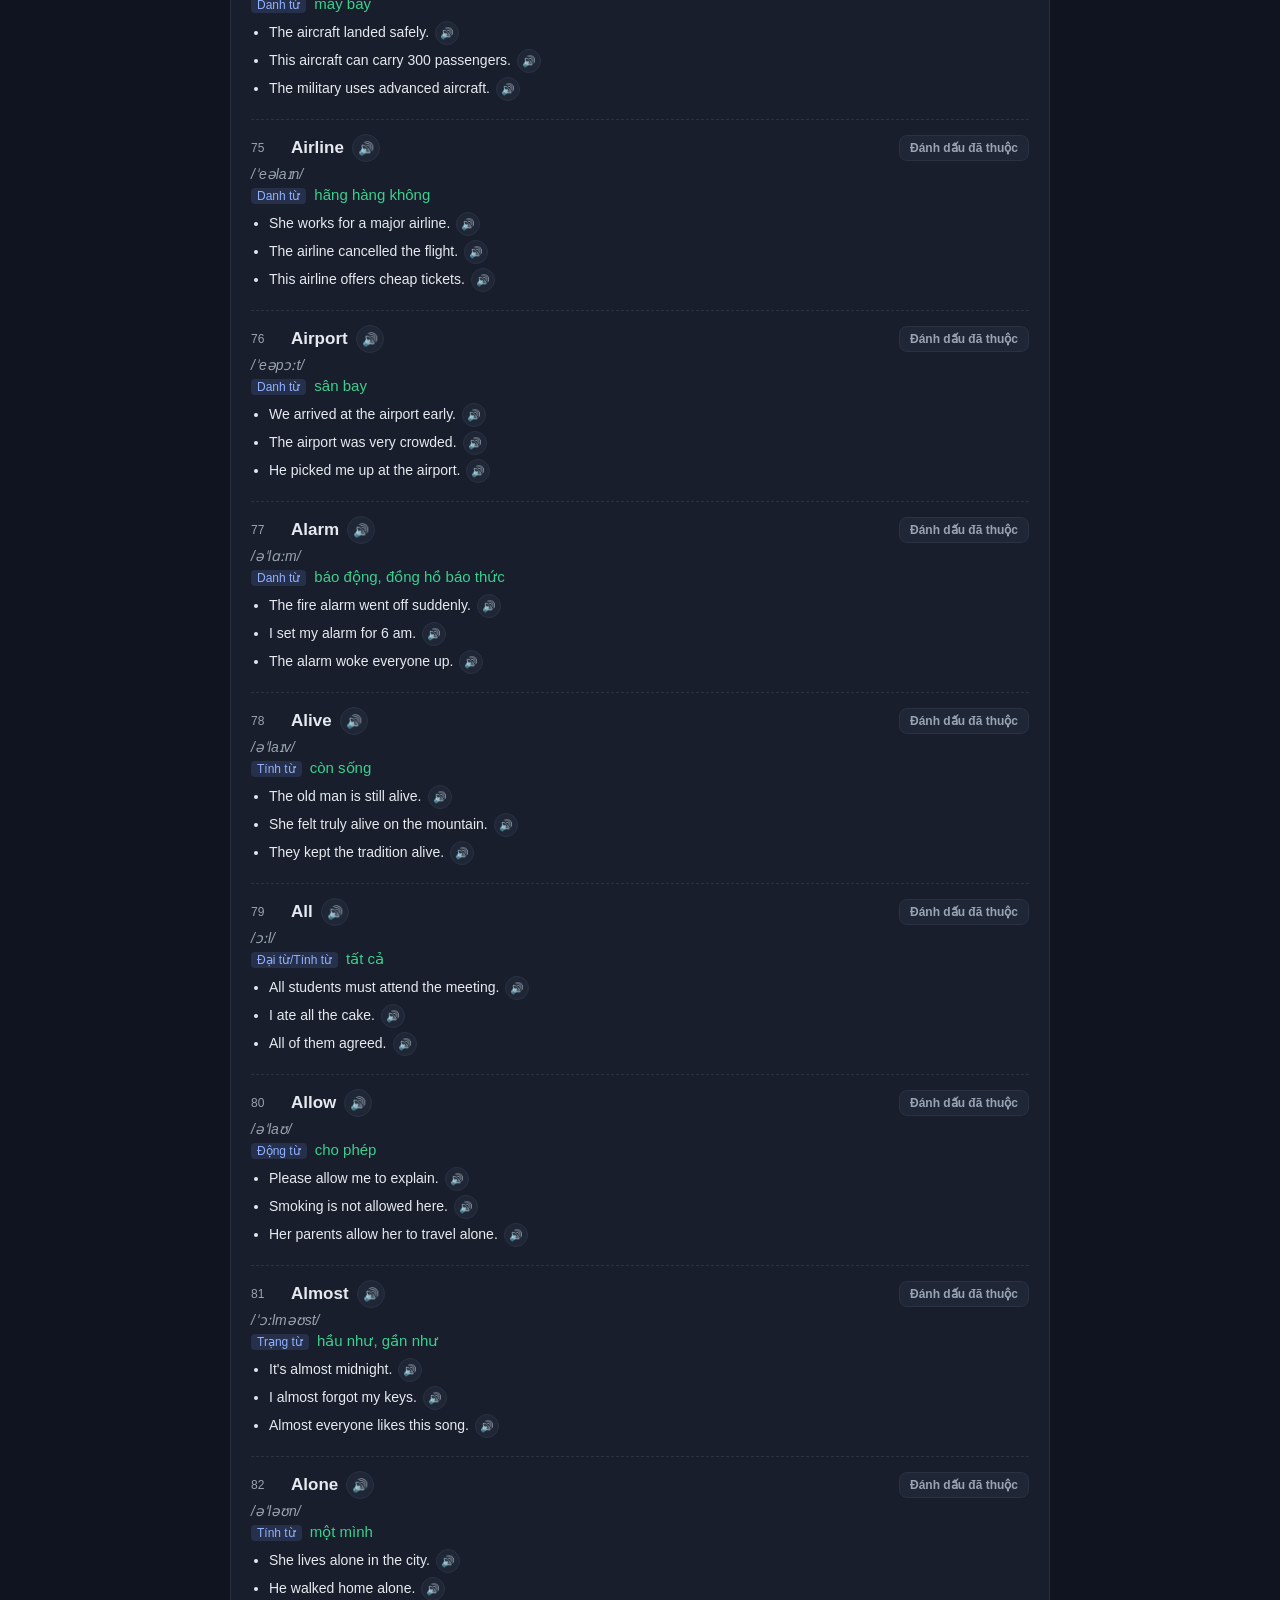
<file: vocab/vocab.html>
<!DOCTYPE html>
<html lang="vi">
<head>
<meta charset="UTF-8">
<meta name="viewport" content="width=device-width, initial-scale=1.0">
<title>3000 Từ Vựng Tiếng Anh</title>
<link rel="stylesheet" href="../assets/style.css">
</head>
<body>
<div class="container">

  <div class="header">
    <a class="back-link" href="../index.html">← Chọn ngôn ngữ khác</a>
    <div class="day-select-row">
      <label for="lessonPicker">Chọn bài:</label>
      <select id="lessonPicker"></select>
    </div>
    <h1>3000 Từ Vựng Tiếng Anh</h1>
    <div class="date" id="progressLabel"></div>
    <div class="vc-progress"><div class="vc-progress-bar" id="progressBar"></div></div>
  </div>

  <div class="tabs">
    <button class="tab-btn active" data-tab="list">Danh sách</button>
    <button class="tab-btn" data-tab="flash">Flashcard</button>
    <button class="tab-btn" data-tab="quiz">Kiểm tra</button>
  </div>

  <div class="panel active" id="panel-list"></div>
  <div class="panel" id="panel-flash"></div>
  <div class="panel" id="panel-quiz"></div>

</div>

<script src="vocab-data.js"></script>
<script src="vocab.js"></script>
</body>
</html>
</file>
<file: assets/style.css>
:root{
    color-scheme:dark;
    --bg:#0f1420;
    --card:#181e2b;
    --surface:#1f2636;
    --hover:#26304a;
    --pressed:#2d3a5c;
    --soft:#1c2436;
    --primary:#4c84ff;
    --primary-dark:#1e4fc4;
    --accent:#8fb1ff;
    --text:#e6e9f0;
    --muted:#9aa3b2;
    --green:#3ccf8e;
    --green-soft:#15302a;
    --green-border:#23573f;
    --border:#2a3242;
    --radius:14px;
  }
  *{box-sizing:border-box;}
  body{
    margin:0;
    font-family:"Segoe UI", Roboto, Helvetica, Arial, sans-serif;
    background:var(--bg);
    color:var(--text);
    padding:24px 16px 60px;
  }
  .container{
    max-width:820px;
    margin:0 auto;
  }
  .header{
    background:linear-gradient(135deg,#2f6fed,var(--primary-dark));
    color:#fff;
    border-radius:var(--radius);
    padding:22px 26px;
    margin-bottom:20px;
    box-shadow:0 8px 24px rgba(0,0,0,0.4);
  }
  .back-link{
    display:inline-block;
    color:#fff;
    opacity:0.85;
    font-size:13px;
    text-decoration:none;
    margin-bottom:10px;
  }
  .back-link:hover{
    opacity:1;
    text-decoration:underline;
  }
  .header .day-select-row{
    display:flex;
    align-items:center;
    gap:10px;
    margin-bottom:6px;
  }
  .header .day-select-row label{
    font-size:13px;
    letter-spacing:0.5px;
    text-transform:uppercase;
    opacity:0.85;
  }
  .header #dayPicker,
  .header #voicePicker,
  .header #lessonPicker{
    font-size:14px;
    font-weight:600;
    padding:6px 10px;
    border-radius:8px;
    border:1px solid rgba(255,255,255,0.5);
    background:rgba(255,255,255,0.15);
    color:#fff;
    cursor:pointer;
    color-scheme:dark;
  }
  .header #voicePicker,
  .header #lessonPicker{
    max-width:65vw;
  }
  .header #lessonPicker option,
  .header #voicePicker option{
    color:var(--text);
  }
  .header h1{
    margin:6px 0 4px;
    font-size:26px;
  }
  .header .date{
    font-size:14px;
    opacity:0.9;
  }
  .tabs{
    display:flex;
    gap:8px;
    margin-bottom:18px;
    background:var(--card);
    padding:6px;
    border-radius:12px;
    border:1px solid var(--border);
  }
  .tab-btn{
    flex:1;
    padding:10px 8px;
    text-align:center;
    border:none;
    background:transparent;
    border-radius:8px;
    font-size:14px;
    font-weight:600;
    color:var(--muted);
    cursor:pointer;
    transition:all .15s ease;
  }
  .tab-btn.active{
    background:var(--primary);
    color:#fff;
  }
  .tab-btn:hover:not(.active){
    background:var(--hover);
  }
  .panel{
    display:none;
  }
  .panel.active{
    display:block;
    animation:fade .2s ease;
  }
  @keyframes fade{
    from{opacity:0; transform:translateY(4px);}
    to{opacity:1; transform:translateY(0);}
  }
  .card{
    background:var(--card);
    border:1px solid var(--border);
    border-radius:var(--radius);
    padding:20px;
    margin-bottom:14px;
  }
  .sentence-block{
    padding:14px 0;
    border-bottom:1px dashed var(--border);
  }
  .sentence-block:last-child{
    border-bottom:none;
  }
  .en-row{
    display:flex;
    align-items:center;
    gap:8px;
  }
  .en{
    font-size:17px;
    font-weight:600;
    color:var(--text);
  }
  .speak-btn{
    flex:none;
    width:28px;
    height:28px;
    border-radius:50%;
    border:1px solid var(--border);
    background:var(--surface);
    color:var(--primary);
    font-size:13px;
    line-height:1;
    cursor:pointer;
    display:flex;
    align-items:center;
    justify-content:center;
    padding:0;
    transition:background .15s ease;
  }
  .speak-btn:hover{
    background:var(--hover);
  }
  .speak-btn:active{
    background:var(--pressed);
  }
  .speak-btn.playing{
    background:var(--primary);
    color:#fff;
  }
  .word-row{
    display:flex;
    align-items:center;
    gap:6px;
  }
  .phonetic{
    font-size:14px;
    color:var(--muted);
    font-style:italic;
    margin:4px 0;
  }
  .vi{
    font-size:15px;
    color:var(--green);
    margin-top:2px;
  }
  table{
    width:100%;
    border-collapse:collapse;
    font-size:14px;
  }
  th,td{
    text-align:left;
    padding:10px 8px;
    border-bottom:1px solid var(--border);
    vertical-align:top;
  }
  th{
    color:var(--muted);
    font-size:12px;
    text-transform:uppercase;
    letter-spacing:0.5px;
  }
  .word{
    font-weight:600;
  }
  .word-phonetic{
    color:var(--muted);
    font-style:italic;
    font-size:13px;
  }
  .grammar-item{
    margin-bottom:16px;
  }
  .grammar-item .g-sentence{
    font-weight:600;
    margin-bottom:6px;
  }
  .grammar-item .g-explain{
    font-size:14px;
    color:var(--text);
    background:var(--soft);
    border-left:3px solid var(--primary);
    padding:8px 12px;
    border-radius:6px;
  }
  .speaking-item{
    margin-bottom:18px;
    padding-bottom:16px;
    border-bottom:1px dashed var(--border);
  }
  .speaking-item:last-child{
    border-bottom:none;
  }
  .speaking-item .s-cues{
    font-size:12px;
    text-transform:uppercase;
    letter-spacing:0.5px;
    color:var(--muted);
    margin-bottom:4px;
  }
  .speaking-item .s-cues b{
    color:var(--accent);
    text-transform:none;
    letter-spacing:0;
    font-size:15px;
  }
  .speaking-item .s-answer{
    margin-top:10px;
    cursor:pointer;
  }
  .speaking-item .s-answer summary{
    font-size:13px;
    font-weight:600;
    color:var(--primary);
    cursor:pointer;
    list-style:none;
  }
  .speaking-item .s-answer summary::-webkit-details-marker{
    display:none;
  }
  .speaking-item .s-answer summary::before{
    content:"▸ ";
  }
  .speaking-item .s-answer[open] summary::before{
    content:"▾ ";
  }
  .speaking-item .s-answer-body{
    margin-top:8px;
  }
  .speaking-item .s-question{
    font-size:16px;
    font-weight:600;
    color:var(--text);
  }
  .speaking-item .s-vi{
    font-size:14px;
    color:var(--green);
    margin:4px 0 8px;
  }
  .speaking-item .s-hint{
    font-size:13px;
    color:var(--muted);
    background:var(--soft);
    border-left:3px solid #3a4356;
    padding:8px 12px;
    border-radius:6px;
  }
  .speaking-item .s-hint b{
    color:var(--accent);
  }
  .speaking-tip{
    font-size:13px;
    color:var(--muted);
    margin:0 0 16px;
    padding:10px 12px;
    background:#2a2416;
    border-left:3px solid #e8b93a;
    border-radius:6px;
  }
  .empty{
    text-align:center;
    color:var(--muted);
    padding:40px 20px;
  }
  .lang-grid{
    display:grid;
    grid-template-columns:repeat(auto-fit, minmax(200px, 1fr));
    gap:14px;
  }
  .lang-card{
    display:block;
    background:var(--card);
    border:1px solid var(--border);
    border-radius:var(--radius);
    padding:26px 20px;
    text-align:center;
    text-decoration:none;
    color:var(--text);
    transition:transform .15s ease, box-shadow .15s ease, border-color .15s ease;
  }
  .lang-card:hover{
    transform:translateY(-2px);
    border-color:var(--primary);
    box-shadow:0 8px 20px rgba(0,0,0,0.35);
  }
  .lang-flag{
    font-size:40px;
    margin-bottom:10px;
  }
  .lang-name{
    font-size:18px;
    font-weight:700;
    margin-bottom:6px;
  }
  .lang-desc{
    font-size:13px;
    color:var(--muted);
  }
  /* ---------- Trang 3000 từ vựng (vocab.html) ---------- */
  .vc-progress{
    margin-top:10px;
    height:8px;
    border-radius:4px;
    background:rgba(255,255,255,0.25);
    overflow:hidden;
  }
  .vc-progress-bar{
    height:100%;
    width:0;
    background:#fff;
    transition:width .3s ease;
  }
  .vc-toolbar{
    display:flex;
    flex-wrap:wrap;
    align-items:center;
    gap:12px 18px;
    padding:12px 16px;
    font-size:14px;
  }
  .vc-toolbar label{
    display:flex;
    align-items:center;
    gap:6px;
    cursor:pointer;
  }
  .vc-toolbar input[type=search]{
    flex:1 1 240px;
    font-size:15px;
    padding:8px 12px;
    border:1px solid var(--border);
    border-radius:8px;
    background:var(--surface);
    color:var(--text);
  }
  .vc-btn,
  .vc-learned-btn{
    font-size:14px;
    font-weight:600;
    padding:8px 14px;
    border-radius:8px;
    border:1px solid var(--border);
    background:var(--surface);
    color:var(--primary);
    cursor:pointer;
  }
  .vc-btn:hover:not(:disabled),
  .vc-learned-btn:hover{
    background:var(--hover);
  }
  .vc-btn:disabled{
    opacity:0.4;
    cursor:default;
  }
  .vc-btn.primary{
    background:var(--primary);
    border-color:var(--primary);
    color:#fff;
  }
  .vc-learned-btn{
    font-size:12px;
    padding:5px 10px;
    color:var(--muted);
  }
  .vc-learned-btn.on{
    background:var(--green-soft);
    border-color:var(--green-border);
    color:var(--green);
  }
  .vc-word-head{
    display:flex;
    align-items:center;
    justify-content:space-between;
    gap:10px;
  }
  .vc-no{
    font-size:12px;
    color:var(--muted);
    min-width:32px;
  }
  .sentence-block.is-learned .en{
    color:var(--green);
  }
  .vc-type{
    display:inline-block;
    font-size:12px;
    color:var(--accent);
    background:var(--hover);
    border-radius:4px;
    padding:1px 6px;
    margin-right:8px;
  }
  .vc-missing{
    font-size:13px;
    color:var(--muted);
    font-style:italic;
  }
  .vc-examples{
    margin:8px 0 0;
    padding-left:18px;
    font-size:14px;
  }
  .vc-examples li{
    margin:4px 0;
  }
  .vc-examples li > span{
    margin-right:6px;
  }
  .vc-examples .speak-btn{
    display:inline-flex;
    vertical-align:middle;
    width:24px;
    height:24px;
    font-size:11px;
  }
  .vc-note{
    font-size:13px;
    color:var(--muted);
    margin:0 0 8px;
  }
  .vc-flashcard{
    min-height:240px;
    text-align:center;
    cursor:pointer;
    user-select:none;
    padding:28px 20px;
  }
  .vc-flashcard .vc-examples{
    text-align:left;
    display:inline-block;
  }
  .vc-count{
    font-size:12px;
    color:var(--muted);
    margin-bottom:14px;
  }
  .vc-big-word{
    font-size:32px;
    font-weight:700;
    display:flex;
    align-items:center;
    justify-content:center;
    gap:10px;
  }
  .vc-quiz-vi{
    font-size:24px;
    color:var(--green);
  }
  .vc-flash-hint{
    margin-top:30px;
    font-size:13px;
    color:var(--muted);
  }
  .vc-flash-back{
    margin-top:14px;
  }
  .vc-flash-back .vi{
    font-size:18px;
  }
  .vc-nav{
    display:flex;
    justify-content:center;
    align-items:center;
    gap:10px;
    margin-top:14px;
  }
  .vc-options{
    display:grid;
    grid-template-columns:repeat(auto-fit, minmax(220px, 1fr));
    gap:10px;
    margin-top:20px;
  }
  .vc-option{
    font-size:15px;
    padding:12px 14px;
    text-align:left;
    border:1px solid var(--border);
    border-radius:10px;
    background:var(--surface);
    color:var(--text);
    cursor:pointer;
  }
  .vc-option:hover:not(:disabled){
    border-color:var(--primary);
    background:var(--soft);
  }
  .vc-option:disabled{
    cursor:default;
  }
  .vc-option.correct{
    background:var(--green-soft);
    border-color:var(--green);
    color:var(--green);
    font-weight:600;
  }
  .vc-option.wrong{
    background:#3a1c1f;
    border-color:#d64545;
    color:#ff8a8a;
  }
  .vc-quiz-result{
    font-size:18px;
    color:var(--text);
  }
  .vc-big-word + .phonetic{
    text-align:center;
  }
</file>
<file: style.css>
:root{
    --bg:#f4f6fb;
    --card:#ffffff;
    --primary:#2f6fed;
    --primary-dark:#1e4fc4;
    --text:#1f2430;
    --muted:#6b7280;
    --green:#1a8f5e;
    --border:#e5e9f2;
    --radius:14px;
  }
  *{box-sizing:border-box;}
  body{
    margin:0;
    font-family:"Segoe UI", Roboto, Helvetica, Arial, sans-serif;
    background:var(--bg);
    color:var(--text);
    padding:24px 16px 60px;
  }
  .container{
    max-width:820px;
    margin:0 auto;
  }
  .header{
    background:linear-gradient(135deg,var(--primary),var(--primary-dark));
    color:#fff;
    border-radius:var(--radius);
    padding:22px 26px;
    margin-bottom:20px;
    box-shadow:0 8px 24px rgba(47,111,237,0.25);
  }
  .back-link{
    display:inline-block;
    color:#fff;
    opacity:0.85;
    font-size:13px;
    text-decoration:none;
    margin-bottom:10px;
  }
  .back-link:hover{
    opacity:1;
    text-decoration:underline;
  }
  .header .day-select-row{
    display:flex;
    align-items:center;
    gap:10px;
    margin-bottom:6px;
  }
  .header .day-select-row label{
    font-size:13px;
    letter-spacing:0.5px;
    text-transform:uppercase;
    opacity:0.85;
  }
  .header #dayPicker,
  .header #voicePicker{
    font-size:14px;
    font-weight:600;
    padding:6px 10px;
    border-radius:8px;
    border:1px solid rgba(255,255,255,0.5);
    background:rgba(255,255,255,0.15);
    color:#fff;
    cursor:pointer;
    color-scheme:dark;
  }
  .header #voicePicker{
    max-width:65vw;
  }
  .header h1{
    margin:6px 0 4px;
    font-size:26px;
  }
  .header .date{
    font-size:14px;
    opacity:0.9;
  }
  .tabs{
    display:flex;
    gap:8px;
    margin-bottom:18px;
    background:var(--card);
    padding:6px;
    border-radius:12px;
    border:1px solid var(--border);
  }
  .tab-btn{
    flex:1;
    padding:10px 8px;
    text-align:center;
    border:none;
    background:transparent;
    border-radius:8px;
    font-size:14px;
    font-weight:600;
    color:var(--muted);
    cursor:pointer;
    transition:all .15s ease;
  }
  .tab-btn.active{
    background:var(--primary);
    color:#fff;
  }
  .tab-btn:hover:not(.active){
    background:#eef2fc;
  }
  .panel{
    display:none;
  }
  .panel.active{
    display:block;
    animation:fade .2s ease;
  }
  @keyframes fade{
    from{opacity:0; transform:translateY(4px);}
    to{opacity:1; transform:translateY(0);}
  }
  .card{
    background:var(--card);
    border:1px solid var(--border);
    border-radius:var(--radius);
    padding:20px;
    margin-bottom:14px;
  }
  .sentence-block{
    padding:14px 0;
    border-bottom:1px dashed var(--border);
  }
  .sentence-block:last-child{
    border-bottom:none;
  }
  .en-row{
    display:flex;
    align-items:center;
    gap:8px;
  }
  .en{
    font-size:17px;
    font-weight:600;
    color:var(--text);
  }
  .speak-btn{
    flex:none;
    width:28px;
    height:28px;
    border-radius:50%;
    border:1px solid var(--border);
    background:#fff;
    color:var(--primary);
    font-size:13px;
    line-height:1;
    cursor:pointer;
    display:flex;
    align-items:center;
    justify-content:center;
    padding:0;
    transition:background .15s ease;
  }
  .speak-btn:hover{
    background:#eef2fc;
  }
  .speak-btn:active{
    background:#dde6fb;
  }
  .speak-btn.playing{
    background:var(--primary);
    color:#fff;
  }
  .word-row{
    display:flex;
    align-items:center;
    gap:6px;
  }
  .phonetic{
    font-size:14px;
    color:var(--muted);
    font-style:italic;
    margin:4px 0;
  }
  .vi{
    font-size:15px;
    color:var(--green);
    margin-top:2px;
  }
  table{
    width:100%;
    border-collapse:collapse;
    font-size:14px;
  }
  th,td{
    text-align:left;
    padding:10px 8px;
    border-bottom:1px solid var(--border);
    vertical-align:top;
  }
  th{
    color:var(--muted);
    font-size:12px;
    text-transform:uppercase;
    letter-spacing:0.5px;
  }
  .word{
    font-weight:600;
  }
  .word-phonetic{
    color:var(--muted);
    font-style:italic;
    font-size:13px;
  }
  .grammar-item{
    margin-bottom:16px;
  }
  .grammar-item .g-sentence{
    font-weight:600;
    margin-bottom:6px;
  }
  .grammar-item .g-explain{
    font-size:14px;
    color:var(--text);
    background:#f7f9ff;
    border-left:3px solid var(--primary);
    padding:8px 12px;
    border-radius:6px;
  }
  .speaking-item{
    margin-bottom:18px;
    padding-bottom:16px;
    border-bottom:1px dashed var(--border);
  }
  .speaking-item:last-child{
    border-bottom:none;
  }
  .speaking-item .s-cues{
    font-size:12px;
    text-transform:uppercase;
    letter-spacing:0.5px;
    color:var(--muted);
    margin-bottom:4px;
  }
  .speaking-item .s-cues b{
    color:var(--primary-dark);
    text-transform:none;
    letter-spacing:0;
    font-size:15px;
  }
  .speaking-item .s-answer{
    margin-top:10px;
    cursor:pointer;
  }
  .speaking-item .s-answer summary{
    font-size:13px;
    font-weight:600;
    color:var(--primary);
    cursor:pointer;
    list-style:none;
  }
  .speaking-item .s-answer summary::-webkit-details-marker{
    display:none;
  }
  .speaking-item .s-answer summary::before{
    content:"▸ ";
  }
  .speaking-item .s-answer[open] summary::before{
    content:"▾ ";
  }
  .speaking-item .s-answer-body{
    margin-top:8px;
  }
  .speaking-item .s-question{
    font-size:16px;
    font-weight:600;
    color:var(--text);
  }
  .speaking-item .s-vi{
    font-size:14px;
    color:var(--green);
    margin:4px 0 8px;
  }
  .speaking-item .s-hint{
    font-size:13px;
    color:var(--muted);
    background:#f6f8fa;
    border-left:3px solid #c9cfda;
    padding:8px 12px;
    border-radius:6px;
  }
  .speaking-item .s-hint b{
    color:var(--primary-dark);
  }
  .speaking-tip{
    font-size:13px;
    color:var(--muted);
    margin:0 0 16px;
    padding:10px 12px;
    background:#fff8e6;
    border-left:3px solid #e8b93a;
    border-radius:6px;
  }
  .empty{
    text-align:center;
    color:var(--muted);
    padding:40px 20px;
  }
  .lang-grid{
    display:grid;
    grid-template-columns:repeat(auto-fit, minmax(200px, 1fr));
    gap:14px;
  }
  .lang-card{
    display:block;
    background:var(--card);
    border:1px solid var(--border);
    border-radius:var(--radius);
    padding:26px 20px;
    text-align:center;
    text-decoration:none;
    color:var(--text);
    transition:transform .15s ease, box-shadow .15s ease, border-color .15s ease;
  }
  .lang-card:hover{
    transform:translateY(-2px);
    border-color:var(--primary);
    box-shadow:0 8px 20px rgba(47,111,237,0.15);
  }
  .lang-flag{
    font-size:40px;
    margin-bottom:10px;
  }
  .lang-name{
    font-size:18px;
    font-weight:700;
    margin-bottom:6px;
  }
  .lang-desc{
    font-size:13px;
    color:var(--muted);
  }
</file>
